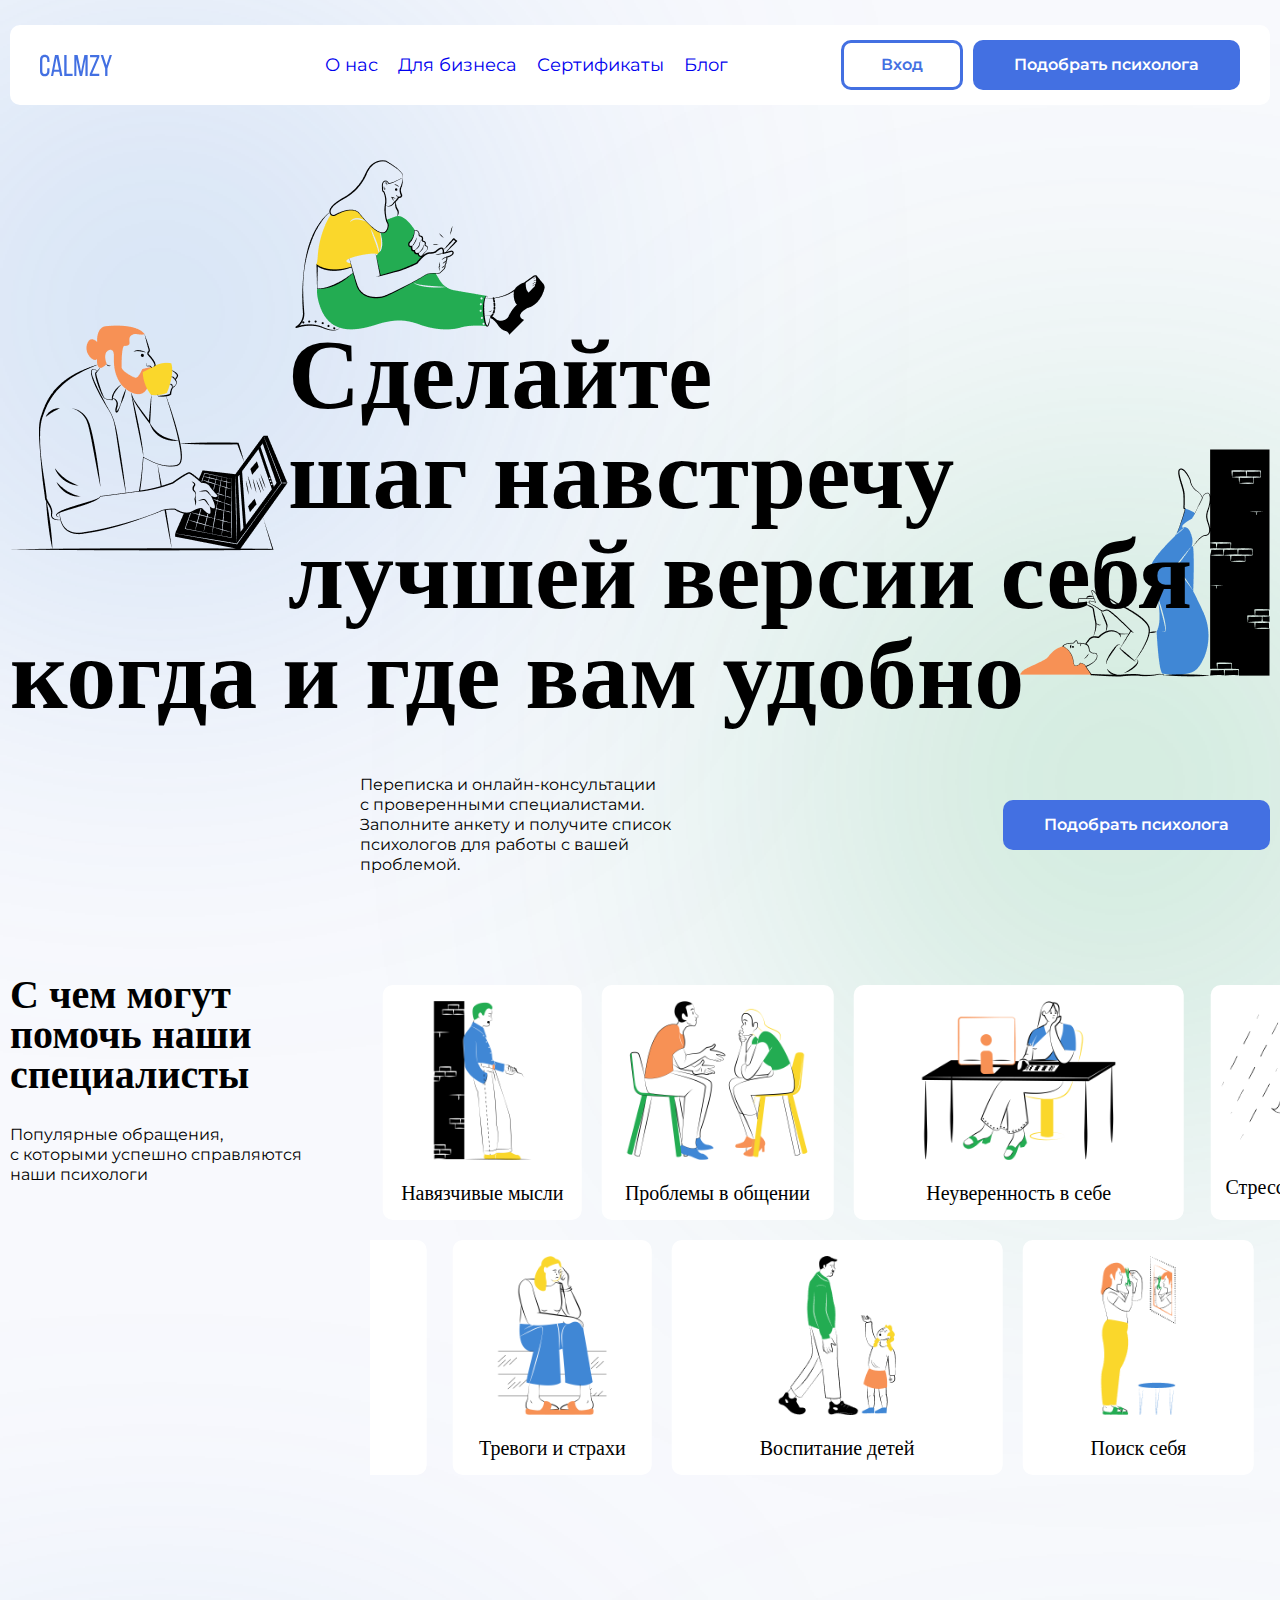
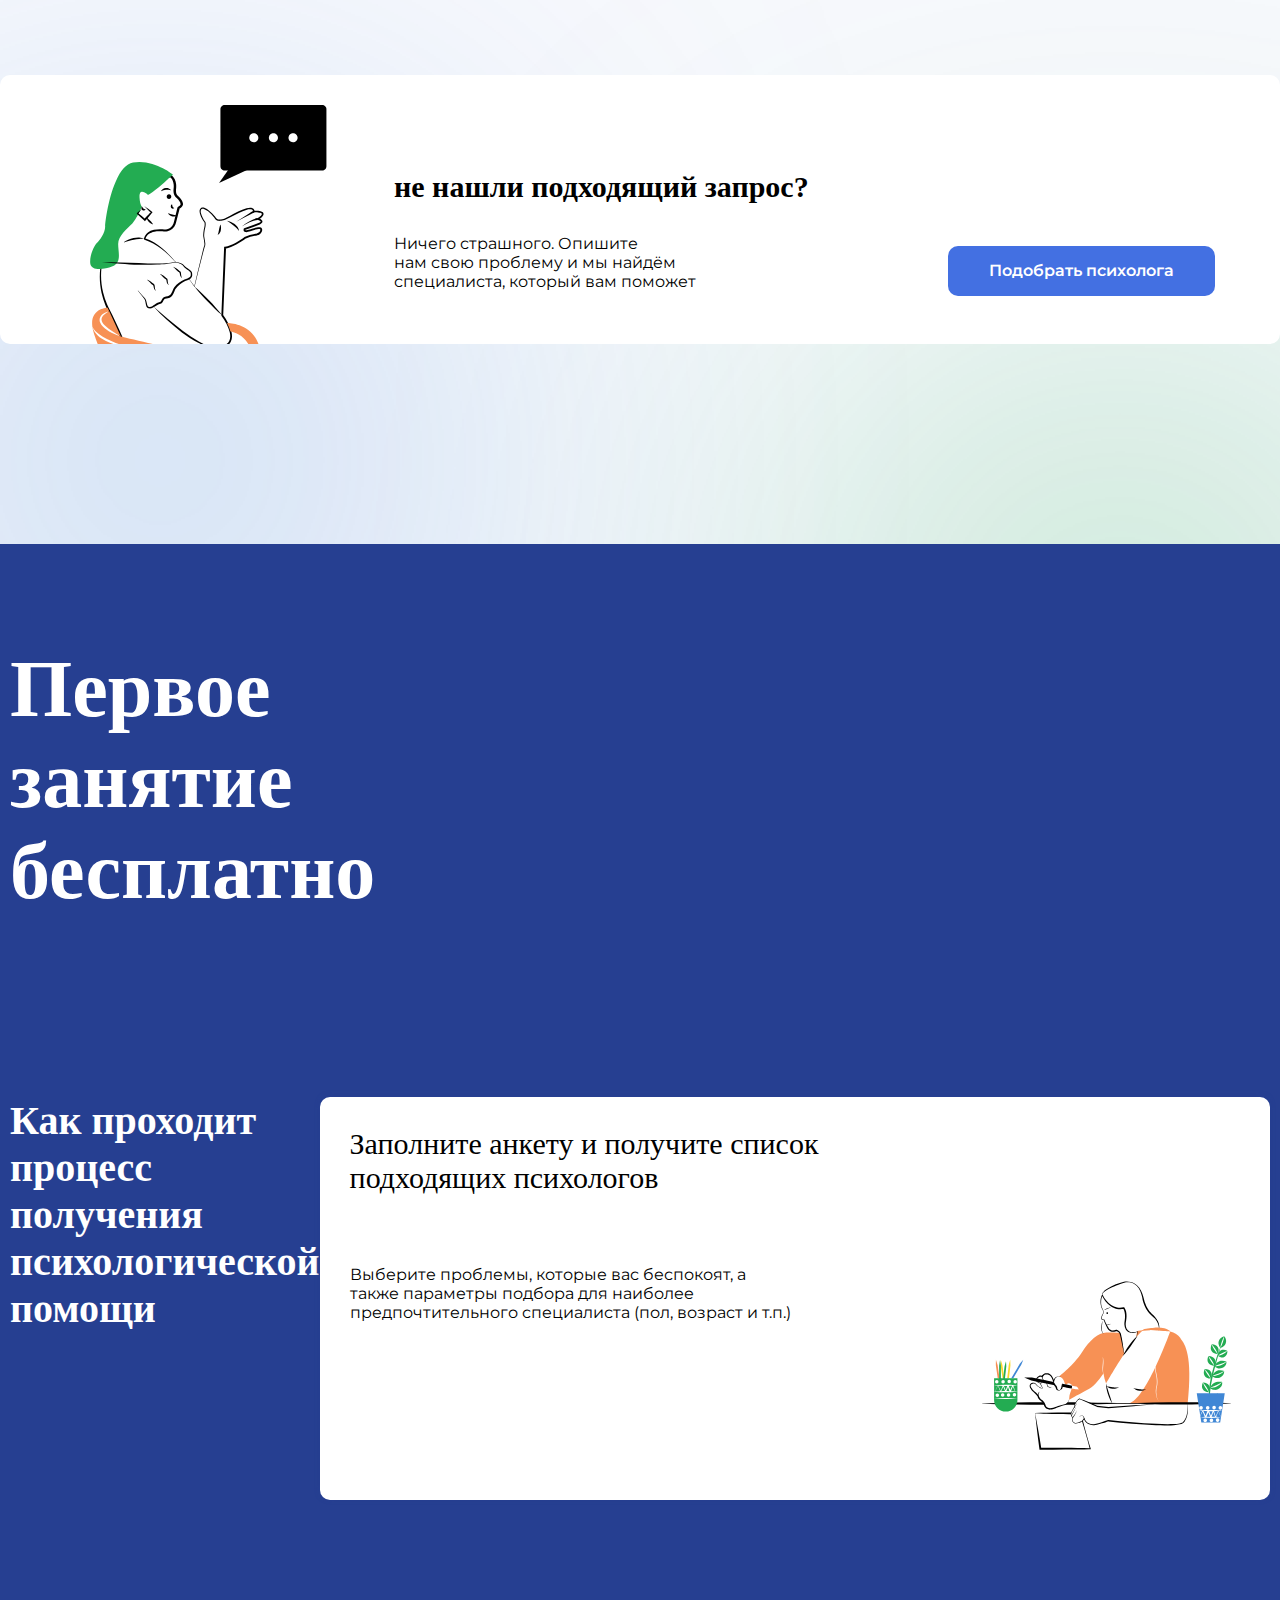
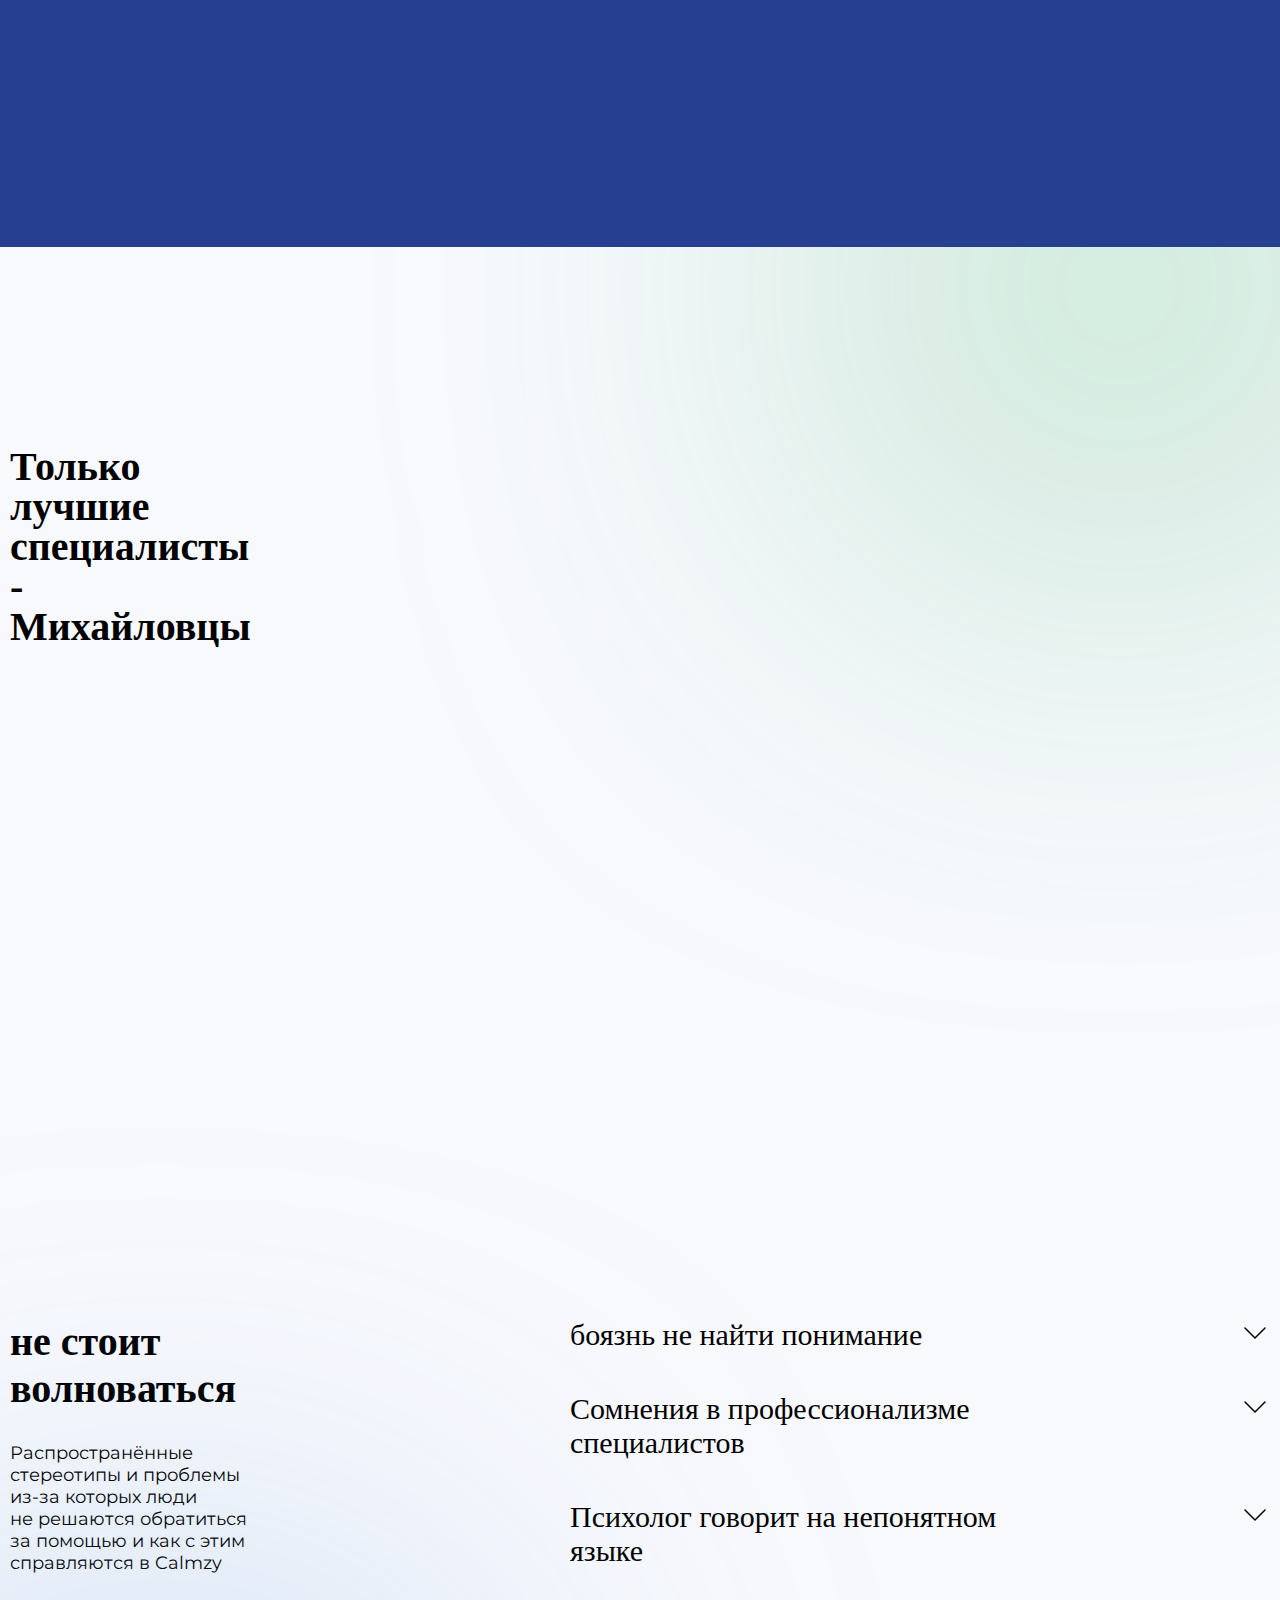
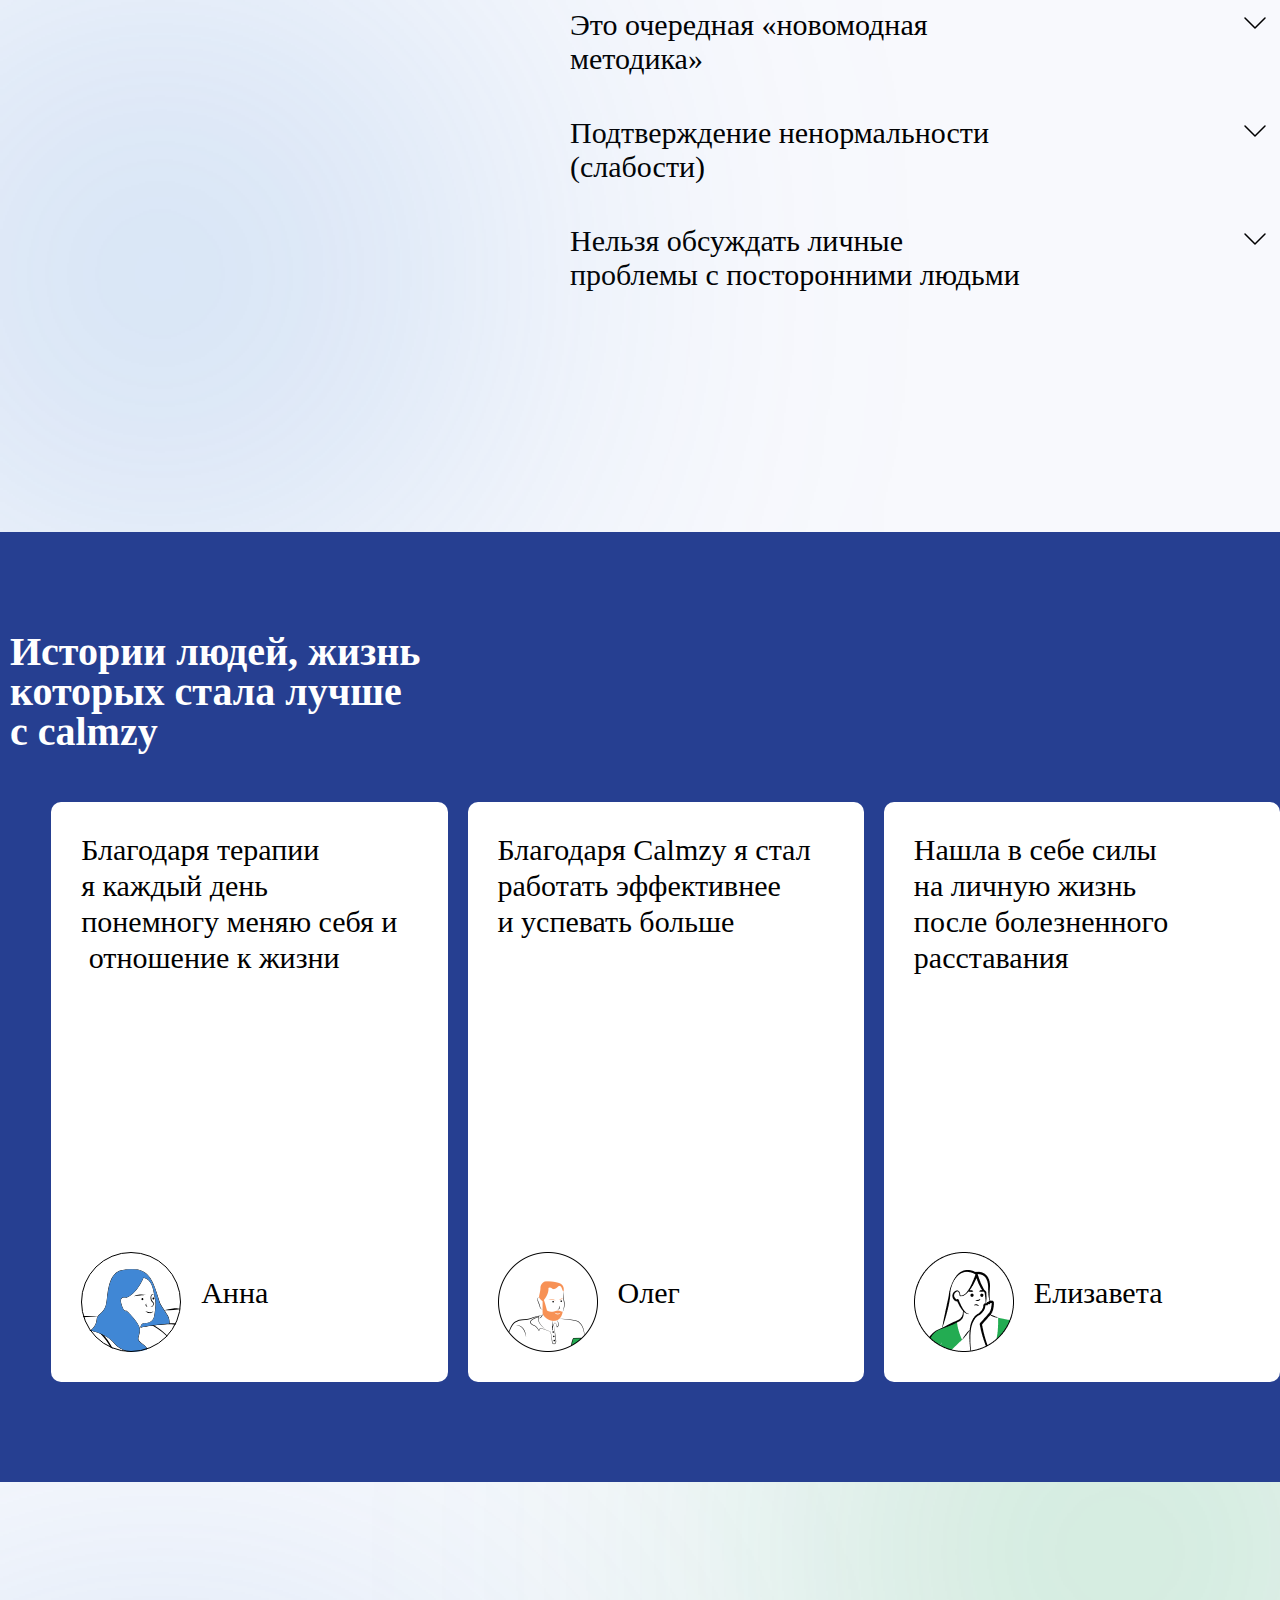
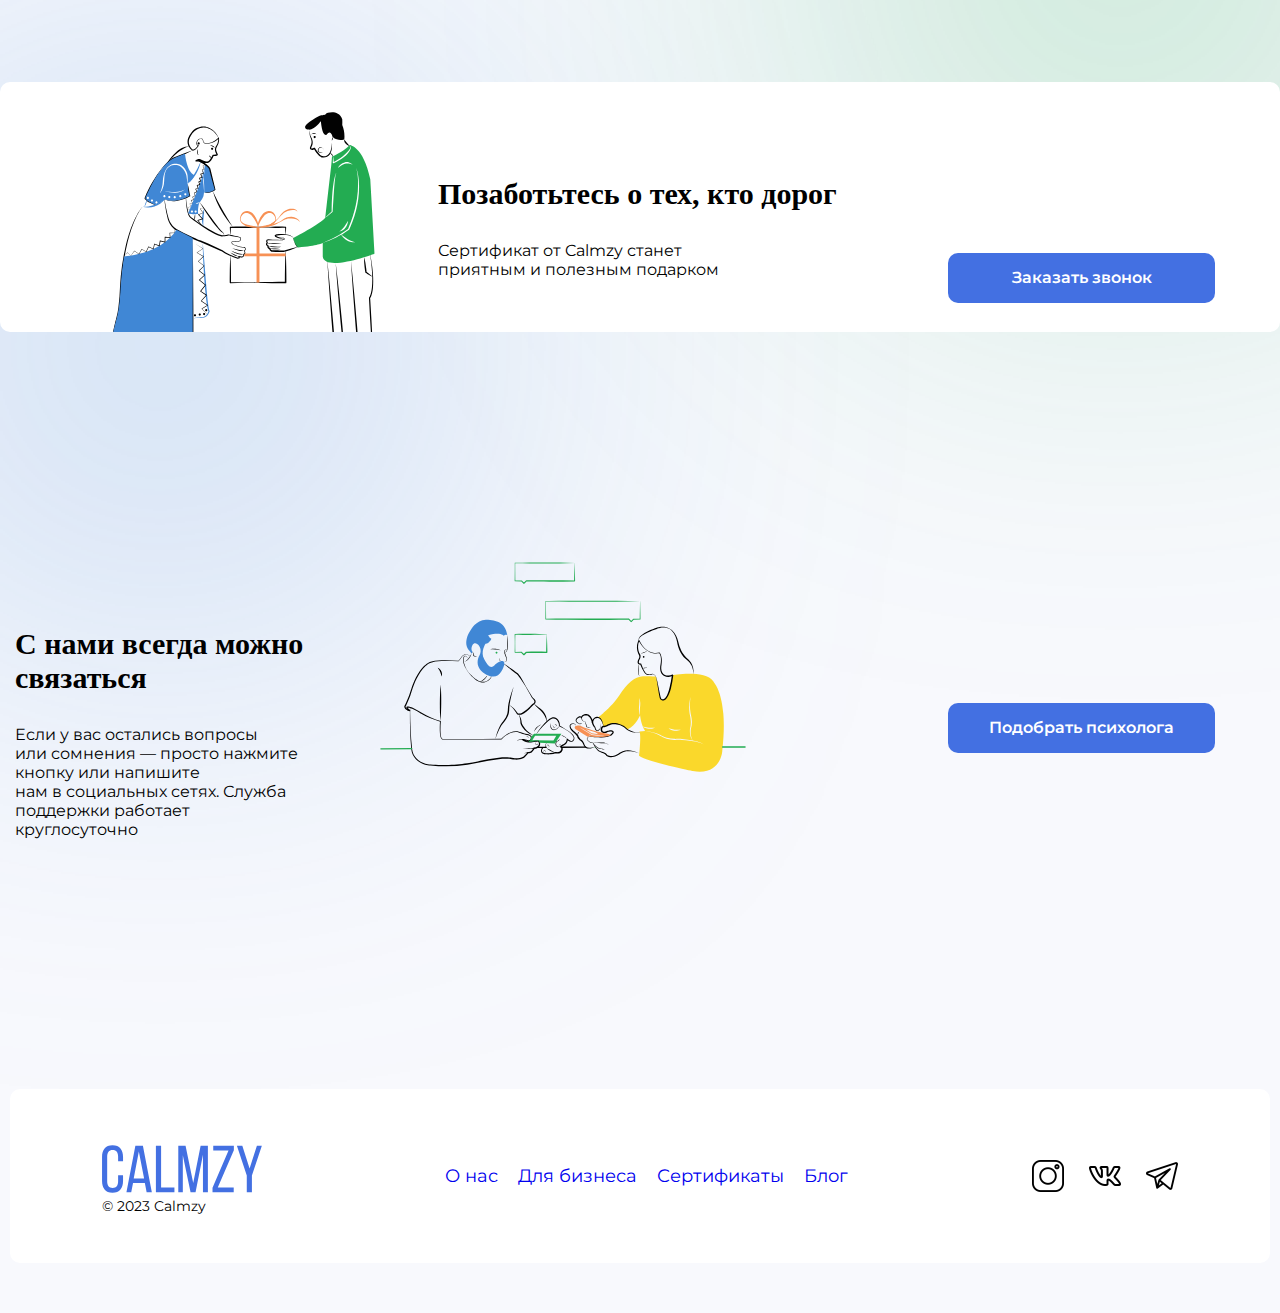
<file: index.html>
<!DOCTYPE html>
<html lang="ru">
<head>
    <meta charset="UTF-8">
    <meta name="viewport" content="width=device-width, initial-scale=1.0">
    <title>Calmzy</title>
    <link rel="stylesheet" href="Calmzy.ddb25689.css">
    <link rel="stylesheet" href="https://cdn.jsdelivr.net/npm/swiper@10/swiper-bundle.min.css">
    <script src="Calmzy.4018e2cc.js" defer=""></script>
    <script src="https://cdn.jsdelivr.net/npm/swiper@10/swiper-bundle.min.js" defer=""></script>
    <script src="https://cdn.jsdelivr.net/npm/swiper@10/swiper-bundle.min.js" defer=""></script>
</head>
<body>
    <div class="main">

        <div class="main__fon-1"></div>
        <div class="main__fon-2"></div>

        <div class="main__fon-1 main__second-fon-1"></div>
        <div class="main__fon-2 main__second-fon-2"></div>

        <div class="main__fon-1 main__third-fon-1"></div>
        <div class="main__fon-2 main__third-fon-2"></div>

        <div class="main__fon-2 main__fourth-fon-2"></div>
        <div class="main__fon-1 main__fourth-fon-1"></div>

        <header class="header">
            <div class="header__container">
                <a href="#"><img src="CALMZY.5df994c8.svg" alt="logo"></a>
                <ul class="header__list">
                    <li><a href="#">О нас</a></li>
                    <li><a href="business.html">Для бизнеса</a></li>
                    <li><a href="certificate.html">Сертификаты</a></li>
                    <li><a href="#">Блог</a></li>
                </ul>
                <div class="header__button-container">
                    <button class="header__button-enter">Вход</button>
                    <button class="header__button-choice button-choice button-choice_blue">Подобрать психолога</button>
                </div>
            </div>
        </header>

        <div class="main-page">

            <div class="main-page__title-container">
                <div class="main-page__someMen">
                    <img src="menDrinkTea.c8384072.png" alt="some men">
                </div>
                <h1 class="main-page__title">Сделайте шаг навстречу<br>
                    лучшей версии себя<br>
                    когда и где вам удобно
                </h1>
                <div class="main-page__someGirl">
                    <img src="girlWithPhone.9796310a.png" alt="some girl">
                </div>
                
                <div class="main-page__girlPhone">
                    <img src="girlLiePhone.617cf459.png" alt="girl with phone">
                </div>
                
            </div>
            
            <div class="main-page__footer-container">
                <p class="main-page__description">Переписка и онлайн-консультации с проверенными специалистами.
                     Заполните анкету и получите список психологов для работы с вашей проблемой.
                </p>
                <button class="main-page__button-choice button-choice button-choice_blue">Подобрать психолога</button>
            </div>
        </div>

        <section class="our-service">
            <div class="our-service__heading-container">
                <h2 class="our-service__title">С чем могут помочь наши специалисты</h2>
                <p class="our-service__subtitle">Популярные обращения, с которыми успешно справляются наши психологи</p>
            </div>
            <div class="swiper our-service__swiper-container">
                <div class="swiper-wrapper our-service__swiper-wrapper">
                    <div class="swiper-slide our-service__swiper-slide">

                        <div class="our-service__swiper-real-slide our-service__swiper-slide_size-small">
                            <div class="our-service__swiper-img-container">
                                <img src="female-holding-umbrella.15826c81.png" alt="picture">
                            </div>
                            <p class="our-service__text">Стресс и депрессии</p>
                        </div>

                        <div class="our-service__swiper-real-slide our-service__swiper-slide_size-medium">
                            <div class="our-service__swiper-img-container">
                                <img src="female-drinking-tea.9b196303.png" alt="picture">
                            </div>
                            <p class="our-service__text">Чувство одиночества</p>
                        </div>

                        <div class="our-service__swiper-real-slide our-service__swiper-slide_size-large">
                            <div class="our-service__swiper-img-container">
                                <img src="working-man.5a199bfb.png" alt="picture">
                            </div>
                            <p class="our-service__text">Проблемы на работе</p>
                        </div>
                       
                        <div class="our-service__swiper-real-slide our-service__swiper-slide_size-small _shift">
                            <div class="our-service__swiper-img-container">
                                <img src="young-couple-looking-at-each-other.4ea21838.png" alt="picture">
                            </div>
                            <p class="our-service__text">Трудности в отношениях</p>
                        </div>

                        <div class="our-service__swiper-real-slide our-service__swiper-slide_size-large _shift">
                            <div class="our-service__swiper-img-container">
                                <img src="man-teaching-his-daughter.587d9301.png" alt="picture">
                            </div>
                            <p class="our-service__text">Воспитание детей</p>
                        </div>

                        <div class="our-service__swiper-real-slide our-service__swiper-slide_size-medium _shift">
                            <div class="our-service__swiper-img-container">
                                <img src="female-brush-her-hair.95a3f231.png" alt="picture">
                            </div>
                            <p class="our-service__text">Поиск себя</p>
                        </div>
                    </div>


                    <div class="swiper-slide our-service__swiper-slide">

                        <div class="our-service__swiper-real-slide our-service__swiper-slide_size-small">
                            <div class="our-service__swiper-img-container">
                                <img src="man-smoking-cigarette.4e8ed040.png" alt="picture">
                            </div>
                            <p class="our-service__text">Навязчивые мысли</p>
                        </div>

                        <div class="our-service__swiper-real-slide our-service__swiper-slide_size-medium">
                            <div class="our-service__swiper-img-container">
                                <img src="girl-and-boy-doing-discussion.4ef315f9.png" alt="picture">
                            </div>
                            <p class="our-service__text">Проблемы в общении</p>
                        </div>

                        <div class="our-service__swiper-real-slide our-service__swiper-slide_size-large">
                            <div class="our-service__swiper-img-container">
                                <img src="lady-employee-working-in-office.cf2ff73b.png" alt="picture">
                            </div>
                            <p class="our-service__text">Неуверенность в себе</p>
                        </div>
                       
                        <div class="our-service__swiper-real-slide our-service__swiper-slide_size-small _shift">
                            <div class="our-service__swiper-img-container">
                                <img src="girl-talking-on-the-phone.9e583537.png" alt="picture">
                            </div>
                            <p class="our-service__text">Тревоги и страхи</p>
                        </div>

                        <div class="our-service__swiper-real-slide our-service__swiper-slide_size-large _shift">
                            <div class="our-service__swiper-img-container">
                                <img src="man-teaching-his-daughter.587d9301.png" alt="picture">
                            </div>
                            <p class="our-service__text">Воспитание детей</p>
                        </div>

                        <div class="our-service__swiper-real-slide our-service__swiper-slide_size-medium _shift">
                            <div class="our-service__swiper-img-container">
                                <img src="female-brush-her-hair.95a3f231.png" alt="picture">
                            </div>
                            <p class="our-service__text">Поиск себя</p>
                        </div>
                    </div>

                    <div class="swiper-slide our-service__swiper-slide">

                        <div class="our-service__swiper-real-slide our-service__swiper-slide_size-small">
                            <div class="our-service__swiper-img-container">
                                <img src="female-holding-umbrella.15826c81.png" alt="picture">
                            </div>
                            <p class="our-service__text">Стресс и депрессии</p>
                        </div>

                        <div class="our-service__swiper-real-slide our-service__swiper-slide_size-medium">
                            <div class="our-service__swiper-img-container">
                                <img src="female-drinking-tea.9b196303.png" alt="picture">
                            </div>
                            <p class="our-service__text">Чувство одиночества</p>
                        </div>

                        <div class="our-service__swiper-real-slide our-service__swiper-slide_size-large">
                            <div class="our-service__swiper-img-container">
                                <img src="working-man.5a199bfb.png" alt="picture">
                            </div>
                            <p class="our-service__text">Проблемы на работе</p>
                        </div>
                       
                        <div class="our-service__swiper-real-slide our-service__swiper-slide_size-small _shift">
                            <div class="our-service__swiper-img-container">
                                <img src="young-couple-looking-at-each-other.4ea21838.png" alt="picture">
                            </div>
                            <p class="our-service__text">Трудности в отношениях</p>
                        </div>

                        <div class="our-service__swiper-real-slide our-service__swiper-slide_size-large _shift">
                            <div class="our-service__swiper-img-container">
                                <img src="man-teaching-his-daughter.587d9301.png" alt="picture">
                            </div>
                            <p class="our-service__text">Воспитание детей</p>
                        </div>

                        <div class="our-service__swiper-real-slide our-service__swiper-slide_size-medium _shift">
                            <div class="our-service__swiper-img-container">
                                <img src="female-brush-her-hair.95a3f231.png" alt="picture">
                            </div>
                            <p class="our-service__text">Поиск себя</p>
                        </div>
                    </div>


                    <div class="swiper-slide our-service__swiper-slide">

                        <div class="our-service__swiper-real-slide our-service__swiper-slide_size-small">
                            <div class="our-service__swiper-img-container">
                                <img src="man-smoking-cigarette.4e8ed040.png" alt="picture">
                            </div>
                            <p class="our-service__text">Навязчивые мысли</p>
                        </div>

                        <div class="our-service__swiper-real-slide our-service__swiper-slide_size-medium">
                            <div class="our-service__swiper-img-container">
                                <img src="girl-and-boy-doing-discussion.4ef315f9.png" alt="picture">
                            </div>
                            <p class="our-service__text">Проблемы в общении</p>
                        </div>

                        <div class="our-service__swiper-real-slide our-service__swiper-slide_size-large">
                            <div class="our-service__swiper-img-container">
                                <img src="lady-employee-working-in-office.cf2ff73b.png" alt="picture">
                            </div>
                            <p class="our-service__text">Неуверенность в себе</p>
                        </div>
                       
                        <div class="our-service__swiper-real-slide our-service__swiper-slide_size-small _shift">
                            <div class="our-service__swiper-img-container">
                                <img src="girl-talking-on-the-phone.9e583537.png" alt="picture">
                            </div>
                            <p class="our-service__text">Тревоги и страхи</p>
                        </div>

                        <div class="our-service__swiper-real-slide our-service__swiper-slide_size-large _shift">
                            <div class="our-service__swiper-img-container">
                                <img src="man-teaching-his-daughter.587d9301.png" alt="picture">
                            </div>
                            <p class="our-service__text">Воспитание детей</p>
                        </div>

                        <div class="our-service__swiper-real-slide our-service__swiper-slide_size-medium _shift">
                            <div class="our-service__swiper-img-container">
                                <img src="female-brush-her-hair.95a3f231.png" alt="picture">
                            </div>
                            <p class="our-service__text">Поиск себя</p>
                        </div>
                    </div>
                </div>
            </div>     
        </section>

        <div class="request">

            <div class="request__img-wrapper">
                <img src="request.a8ff7220.svg" alt="" class="request__img">
            </div>

            <div class="request__text-block">
                <p class="request__title">не нашли подходящий запрос?</p>
                <p class="request__text-description">Ничего страшного. Опишите нам свою проблему и мы найдём специалиста, который вам поможет</p>
            </div>

            <button class="request__button-choice button-choice button-choice_blue">Подобрать психолога</button>   
        </div>

        <div class="first-lesson">

            <div class="first-lesson__content-wrapper">

                <div class="first-lesson__img-wrapper f-l-anim__wrapper">
                    <p class="first-lesson__title-main f-l-anim__title">Первое занятие бесплатно</p>
                </div>
    
                <div class="first-lesson__text-block f-l-anim__hidden">
                    <p class="first-lesson__text-description">Страх перед неизвестностью свойственен людям, это нормально. Нужно лишь собраться и пойти на консультацию. После этого неизвестность исчезнет. Уже после первой консультации будет понятно, насколько эффективна такая помощь. Поэтому мы дарим возможность убедиться в этом самим на бесплатном занятии.</p>
                </div>
    
                <button class="first-lesson__button-choice button-choice button-choice_blue f-l-anim__hidden">Подобрать психолога</button>   
            </div>

        </div>

        <section class="process">

            <div class="process__content-wrapper">

                <div class="process__left-p">
                    <p class="process__title">Как проходит процесс получения психологической помощи</p>
                </div>
    
                <div class="process__right-p">
    
                    <div class="process__wrapper-items">
                        <div class="process__item">
                            <div class="process__text-part">
                                <p class="process__item-head">Заполните анкету и получите список подходящих психологов</p>
                                <p class="process__item-text">Выберите проблемы, которые вас беспокоят, а также параметры подбора для наиболее предпочтительного специалиста (пол, возраст и т.п.)</p>
                            </div>
    
                            <div class="process__item-content">
                                <div class="process__img-wrapper">
                                    <img src="img_1.e136792a.svg" alt="" class="process__img">
                                </div>
                            </div>
                        </div>

                        <div class="process__item p-anim__item">
                            <div class="process__text-part">
                                <p class="process__item-head">выберите психолога, который вам понравился</p>
                                <p class="process__item-text">Алгоритм предложит список психологов, имеющих наибольший опыт работы с интересующими вас проблемами и удовлетворяющих вашим пожеланиям. Выбор за вами.</p>
                            </div>
    
                            <div class="process__item-content">
                                <div class="process__img-wrapper">
                                    <img src="img_2.a406d0be.svg" alt="" class="process__img">
                                </div>
                            </div>
                        </div>

                        <div class="process__item p-anim__item">
                            <div class="process__text-part">
                                <p class="process__item-head">Пройдите бесплатное занятие</p>
                                <p class="process__item-text">Пройдите бесплатное занятие, чтобы познакомиться со специалистом и его подходом.Бывает, что конкретный специалист вам не подходит. Это нормально. В таком случае мы поможем вам выбрать другого психолога на любом этапе.</p>
                            </div>
    
                            <div class="process__item-content">
                                <div class="process__img-wrapper">
                                    <img src="img_3.02921060.svg" alt="" class="process__img">
                                </div>
                            </div>
                        </div>

                        <div class="process__item p-anim__item">
                            <div class="process__text-part">
                                <p class="process__item-head">Управляйте своим расписанием</p>
                                <p class="process__item-text">Выберите удобное для вас расписание. Сессии можно перенести в любой момент.
                                    Цена каждого занятия составяляет 2 500 ₽</p>
                            </div>
    
                            <div class="process__item-content">
                                <div class="process__img-wrapper">
                                    <img src="img_4.862da15c.svg" alt="" class="process__img">
                                </div>
                            </div>
                        </div>
                        
                        
                    </div>
    
                </div>
            </div>

        </section>

        <section class="best-spec">
            <h2 class="best-spec__title">Только лучшие специалисты - Михайловцы</h2>
            <div class="best-spec__cards-container">
                <div class="best-spec__card card">
                    <h3 class="card__title">Наличие высшего образования</h3>
                    <div class="card__text">В Calmzy не встретить людей, которые не имеют специального образования,
                        окончили сомнительные курсы и называют себя «психологами»
                    </div>
                </div>
                <div class="best-spec__card card">
                    <h3 class="card__title">Опыт работы более 3х лет</h3>
                    <div class="card__text">У всех наших специалистов за плечами имеется не менее 3х лет практического опыта
                    </div>
                </div>
                <div class="best-spec__card card">
                    <h3 class="card__title">Многоступенчатый отбор</h3>
                    <div class="card__text">Каждый психолог проходит несколько этапов отбора, включая тест на толерантность и умение работать с уязвимыми группами
                    </div>
                </div>
                <div class="best-spec__card card">
                    <h3 class="card__title">Постоянное повышение квалификации</h3>
                    <div class="card__text">Каждый специалист регулярно проходит дополнительное образование в рамках своей основной специализации
                    </div>
                </div>
            </div>
        </section>

        <section class="calm">

            <div class="calm__content-wrapper">

                <div class="calm__left-p">
                    <p class="calm__title">не стоит волноваться</p>
                    <p class="calm__subtitle">Распространённые стереотипы и проблемы из-за которых люди не решаются обратиться за помощью и как с этим справляются в Calmzy</p>
                </div>

                <div class="calm__right-p">

                    <div class="calm__items-wrapper">

                        <div class="calm__item">
                            <div class="calm__item-l-p">
                                <p class="calm__item-title">боязнь не найти понимание</p>
                                <p class="calm__item-subtitle calm-anim__hidden">У психолога нет личной заинтересованности. Его задача – помочь человеку разобраться в ситуации, найти решение, как ее исправить. Поэтому обсуждением личных проблем такие консультации считать неверно. Это именно работа над собой под наблюдением специалиста.</p>
                            </div>

                            <img src="arrow.7e898896.svg" alt="" class="calm__img">
                        </div>

                        <div class="calm__item">
                            <div class="calm__item-l-p">
                                <p class="calm__item-title">Сомнения в профессионализме специалистов</p>
                                <p class="calm__item-subtitle calm-anim__hidden">У психолога нет личной заинтересованности. Его задача – помочь человеку разобраться в ситуации, найти решение, как ее исправить. Поэтому обсуждением личных проблем такие консультации считать неверно. Это именно работа над собой под наблюдением специалиста.</p>
                            </div>

                            <img src="arrow.7e898896.svg" alt="" class="calm__img">
                        </div>

                        <div class="calm__item">
                            <div class="calm__item-l-p">
                                <p class="calm__item-title">Психолог говорит на непонятном языке</p>
                                <p class="calm__item-subtitle calm-anim__hidden">У психолога нет личной заинтересованности. Его задача – помочь человеку разобраться в ситуации, найти решение, как ее исправить. Поэтому обсуждением личных проблем такие консультации считать неверно. Это именно работа над собой под наблюдением специалиста.</p>
                            </div>

                            <img src="arrow.7e898896.svg" alt="" class="calm__img">
                        </div>

                        <div class="calm__item">
                            <div class="calm__item-l-p">
                                <p class="calm__item-title">Это очередная «новомодная методика»</p>
                                <p class="calm__item-subtitle calm-anim__hidden">У психолога нет личной заинтересованности. Его задача – помочь человеку разобраться в ситуации, найти решение, как ее исправить. Поэтому обсуждением личных проблем такие консультации считать неверно. Это именно работа над собой под наблюдением специалиста.</p>
                            </div>

                            <img src="arrow.7e898896.svg" alt="" class="calm__img">
                        </div>

                        <div class="calm__item">
                            <div class="calm__item-l-p">
                                <p class="calm__item-title">Подтверждение ненормальности (слабости)</p>
                                <p class="calm__item-subtitle calm-anim__hidden">У психолога нет личной заинтересованности. Его задача – помочь человеку разобраться в ситуации, найти решение, как ее исправить. Поэтому обсуждением личных проблем такие консультации считать неверно. Это именно работа над собой под наблюдением специалиста.</p>
                            </div>

                            <img src="arrow.7e898896.svg" alt="" class="calm__img">
                        </div>

                        <div class="calm__item">
                            <div class="calm__item-l-p">
                                <p class="calm__item-title">Нельзя обсуждать личные проблемы с посторонними людьми</p>
                                <p class="calm__item-subtitle calm-anim__hidden">У психолога нет личной заинтересованности. Его задача – помочь человеку разобраться в ситуации, найти решение, как ее исправить. Поэтому обсуждением личных проблем такие консультации считать неверно. Это именно работа над собой под наблюдением специалиста.</p>
                            </div>

                            <img src="arrow.7e898896.svg" alt="" class="calm__img">
                        </div>

                    </div>
                </div>
            </div>

        </section>

        <section class="feedback">
            <div class="feedback__container">
                <div class="feedback__title-container">
                    <h2 class="feedback__title">Истории людей, жизнь которых стала лучше с calmzy</h2>
                </div>
                <div class="feedback__swiper">
                    <div class="swiper-wrapper feedback__wrapper">

                        <div class="swiper-slide feedback__slide">
                            <p class="feedback__slider-title">Благодаря терапии я каждый день понемногу меняю себя и
                                 отношение к жизни
                            </p>
                            <div class="feedback__slider-img-container feedback__hidden-img">
                                <img src="man-working-from-home.9d6796a8.png" alt="working-man">
                            </div>
                            <div class="feedback__slider-footer-container">
                                <div class="feedback__footer-left-part">
                                    <img src="avatarAnna.fe151d76.svg" alt="avatarOleg" class="feedback__avatar feedback__avatar_size">
                                    <p class="feedback__card-name">Анна</p>
                                </div>
                                <a href="#" class="feedback__footer-story feedback__hidden-link">Прочитать историю</a>
                            </div>
                        </div>

                        <div class="swiper-slide feedback__slide">
                            <p class="feedback__slider-title">Благодаря Calmzy я стал работать эффективнее
                                и успевать больше
                            </p>
                            <div class="feedback__slider-img-container feedback__hidden-img">
                                <img src="man-working-from-home.9d6796a8.png" alt="working-man">
                            </div>
                            <div class="feedback__slider-footer-container">
                                <div class="feedback__footer-left-part">
                                    <img src="hardMen.26cec714.png" alt="avatarOleg" class="feedback__avatar feedback__avatar_size">
                                    <p class="feedback__card-name">Олег</p>
                                </div>
                                <a href="#" class="feedback__footer-story feedback__hidden-link">Прочитать историю</a>
                            </div>
                        </div>

                        <div class="swiper-slide feedback__slide">
                            <p class="feedback__slider-title">Нашла в себе силы на личную жизнь после болезненного
                                расставания
                            </p>
                            <div class="feedback__slider-img-container feedback__hidden-img">
                                <img src="man-working-from-home.9d6796a8.png" alt="working-man">
                            </div>
                            <div class="feedback__slider-footer-container">
                                <div class="feedback__footer-left-part">
                                    <img src="liza-dreaming.4dcd9be6.png" alt="avatarOleg" class="feedback__avatar feedback__avatar_size">
                                    <p class="feedback__card-name">Елизавета</p>
                                </div>
                                <a href="#" class="feedback__footer-story feedback__hidden-link">Прочитать историю</a>
                            </div>
                        </div>

                        <div class="swiper-slide feedback__slide">
                            <p class="feedback__slider-title">Благодаря терапии я каждый день понемногу меняю себя и
                                 отношение к жизни
                            </p>
                            <div class="feedback__slider-img-container feedback__hidden-img">
                                <img src="man-working-from-home.9d6796a8.png" alt="working-man">
                            </div>
                            <div class="feedback__slider-footer-container">
                                <div class="feedback__footer-left-part">
                                    <img src="avatarAnna.fe151d76.svg" alt="avatarOleg" class="feedback__avatar feedback__avatar_size">
                                    <p class="feedback__card-name">Анна</p>
                                </div>
                                <a href="#" class="feedback__footer-story feedback__hidden-link">Прочитать историю</a>
                            </div>
                        </div>

                        <div class="swiper-slide feedback__slide">
                            <p class="feedback__slider-title">Благодаря Calmzy я стал работать эффективнее
                                и успевать больше
                            </p>
                            <div class="feedback__slider-img-container feedback__hidden-img">
                                <img src="man-working-from-home.9d6796a8.png" alt="working-man">
                            </div>
                            <div class="feedback__slider-footer-container">
                                <div class="feedback__footer-left-part">
                                    <img src="hardMen.26cec714.png" alt="avatarOleg" class="feedback__avatar feedback__avatar_size">
                                    <p class="feedback__card-name">Олег</p>
                                </div>
                                <a href="#" class="feedback__footer-story feedback__hidden-link">Прочитать историю</a>
                            </div>
                        </div>

                        <div class="swiper-slide feedback__slide">
                            <p class="feedback__slider-title">Нашла в себе силы на личную жизнь после болезненного
                                расставания
                            </p>
                            <div class="feedback__slider-img-container feedback__hidden-img">
                                <img src="man-working-from-home.9d6796a8.png" alt="working-man">
                            </div>
                            <div class="feedback__slider-footer-container">
                                <div class="feedback__footer-left-part"> 
                                    <img src="liza-dreaming.4dcd9be6.png" alt="avatarOleg" class="feedback__avatar feedback__avatar_size">
                                    <p class="feedback__card-name">Елизавета</p>
                                </div>
                                <a href="#" class="feedback__footer-story feedback__hidden-link">Прочитать историю</a>
                            </div>
                        </div>

                        <div class="swiper-slide feedback__slide">
                            <p class="feedback__slider-title">Благодаря терапии я каждый день понемногу меняю себя и
                                 отношение к жизни
                            </p>
                            <div class="feedback__slider-img-container feedback__hidden-img">
                                <img src="man-working-from-home.9d6796a8.png" alt="working-man">
                            </div>
                            <div class="feedback__slider-footer-container">
                                <div class="feedback__footer-left-part">
                                    <img src="avatarAnna.fe151d76.svg" alt="avatarOleg" class="feedback__avatar feedback__avatar_size">
                                    <p class="feedback__card-name">Анна</p>
                                </div>
                                <a href="#" class="feedback__footer-story feedback__hidden-link">Прочитать историю</a>
                            </div>
                        </div>

                        <div class="swiper-slide feedback__slide">
                            <p class="feedback__slider-title">Благодаря Calmzy я стал работать эффективнее
                                и успевать больше
                            </p>
                            <div class="feedback__slider-img-container feedback__hidden-img">
                                <img src="man-working-from-home.9d6796a8.png" alt="working-man">
                            </div>
                            <div class="feedback__slider-footer-container">
                                <div class="feedback__footer-left-part">
                                    <img src="hardMen.26cec714.png" alt="avatarOleg" class="feedback__avatar feedback__avatar_size">
                                    <p class="feedback__card-name">Олег</p>
                                </div>
                                <a href="#" class="feedback__footer-story feedback__hidden-link">Прочитать историю</a>
                            </div>
                        </div>

                        <div class="swiper-slide feedback__slide">
                            <p class="feedback__slider-title">Нашла в себе силы на личную жизнь после болезненного
                                расставания
                            </p>
                            <div class="feedback__slider-img-container feedback__hidden-img">
                                <img src="man-working-from-home.9d6796a8.png" alt="working-man">
                            </div>
                            <div class="feedback__slider-footer-container">
                                <div class="feedback__footer-left-part">
                                    <img src="liza-dreaming.4dcd9be6.png" alt="avatarOleg" class="feedback__avatar feedback__avatar_size">
                                    <p class="feedback__card-name">Елизавета</p>
                                </div>
                                <a href="#" class="feedback__footer-story feedback__hidden-link">Прочитать историю</a>
                            </div>
                        </div>
                    </div>
                </div>
            </div>
        </section>

        <div class="gift request">

            <div class="gift__img-wrapper request__img-wrapper">
                <img src="gift.3d251197.svg" alt="" class="request__img">
            </div>

            <div class="request__text-block">
                <p class="request__title">Позаботьтесь о тех, кто дорог</p>
                <p class="request__text-description">Сертификат от Calmzy станет приятным и полезным подарком</p>
            </div>

            <button class="gift__button-choice  request__button-choice button-choice button-choice_blue">Заказать звонок</button>   
        </div>

        <div class="call request">

            <div class="call__img-wrapper request__img-wrapper">
                <img src="call.4e5405e2.svg" alt="" class="call__img request__img">
            </div>

            <div class="call__text-block request__text-block">
                <p class="request__title">С нами всегда можно связаться</p>
                <p class="call__text-description request__text-description">Если у вас остались вопросы или сомнения — просто нажмите кнопку или напишите нам в социальных сетях. Служба поддержки работает круглосуточно</p>
            </div>

            <button class="call__button-choice request__button-choice button-choice button-choice_blue">Подобрать психолога</button>   
        </div>

        <footer class="footer">
            <div class="footer__container">
                <div class="footer__logo-container">
                    <a href="#"><img src="CALMZY.5df994c8.svg" alt="logo"></a>
                    <p class="footer__copyright">© 2023 Calmzy</p><p>
                </p></div>
                <ul class="footer__list header__list">
                    <li><a href="#">О нас</a></li>
                    <li><a href="business.html">Для бизнеса</a></li>
                    <li><a href="certificate.html">Сертификаты</a></li>
                    <li><a href="#">Блог</a></li>
                </ul>
                <div class="footer__social-container">
                    <a href="#"><img src="instagramm.38349af0.svg" alt="instagramm"></a>
                    <a href="#"><img src="vk.856ff217.svg" alt="vk"></a>
                    <a href="#"><img src="telegram.0642b313.svg" alt="telegram"></a>
                </div>
            </div>
        </footer>
        
    </div>
</body></html>
</file>
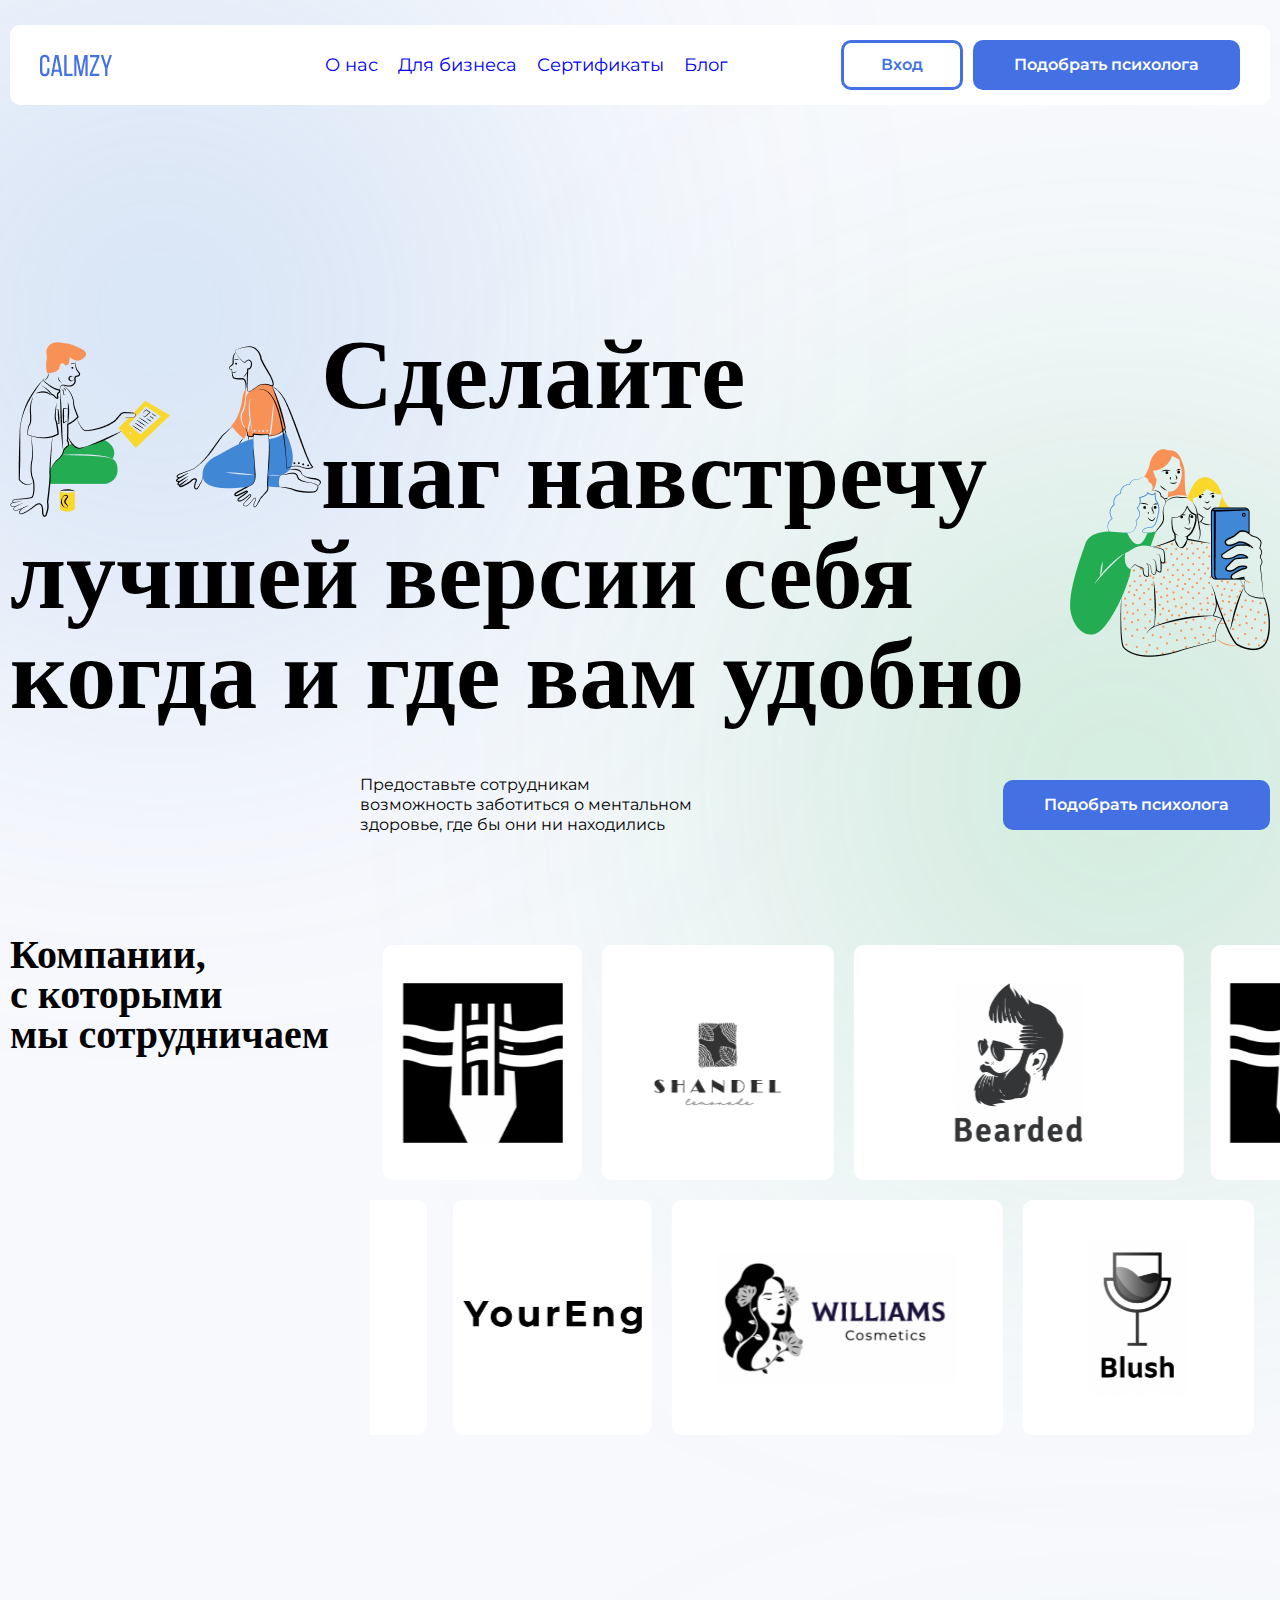
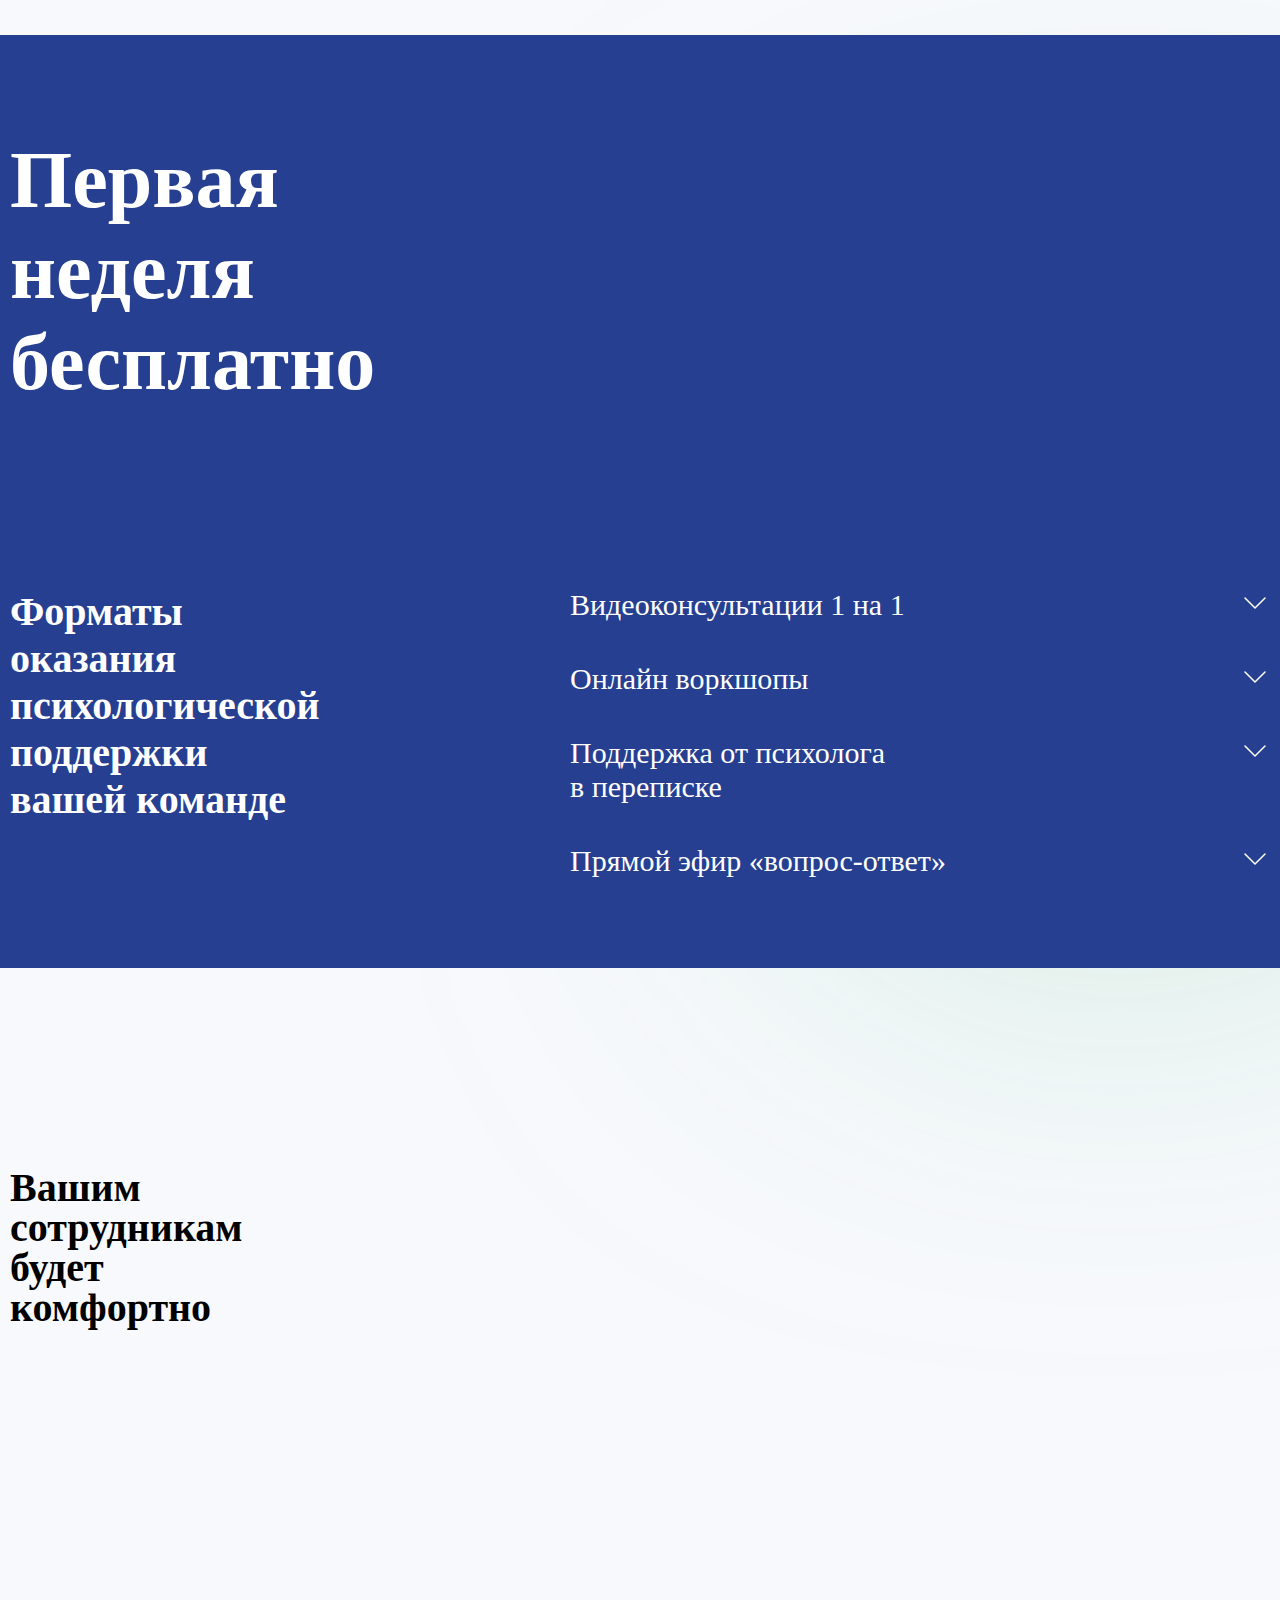
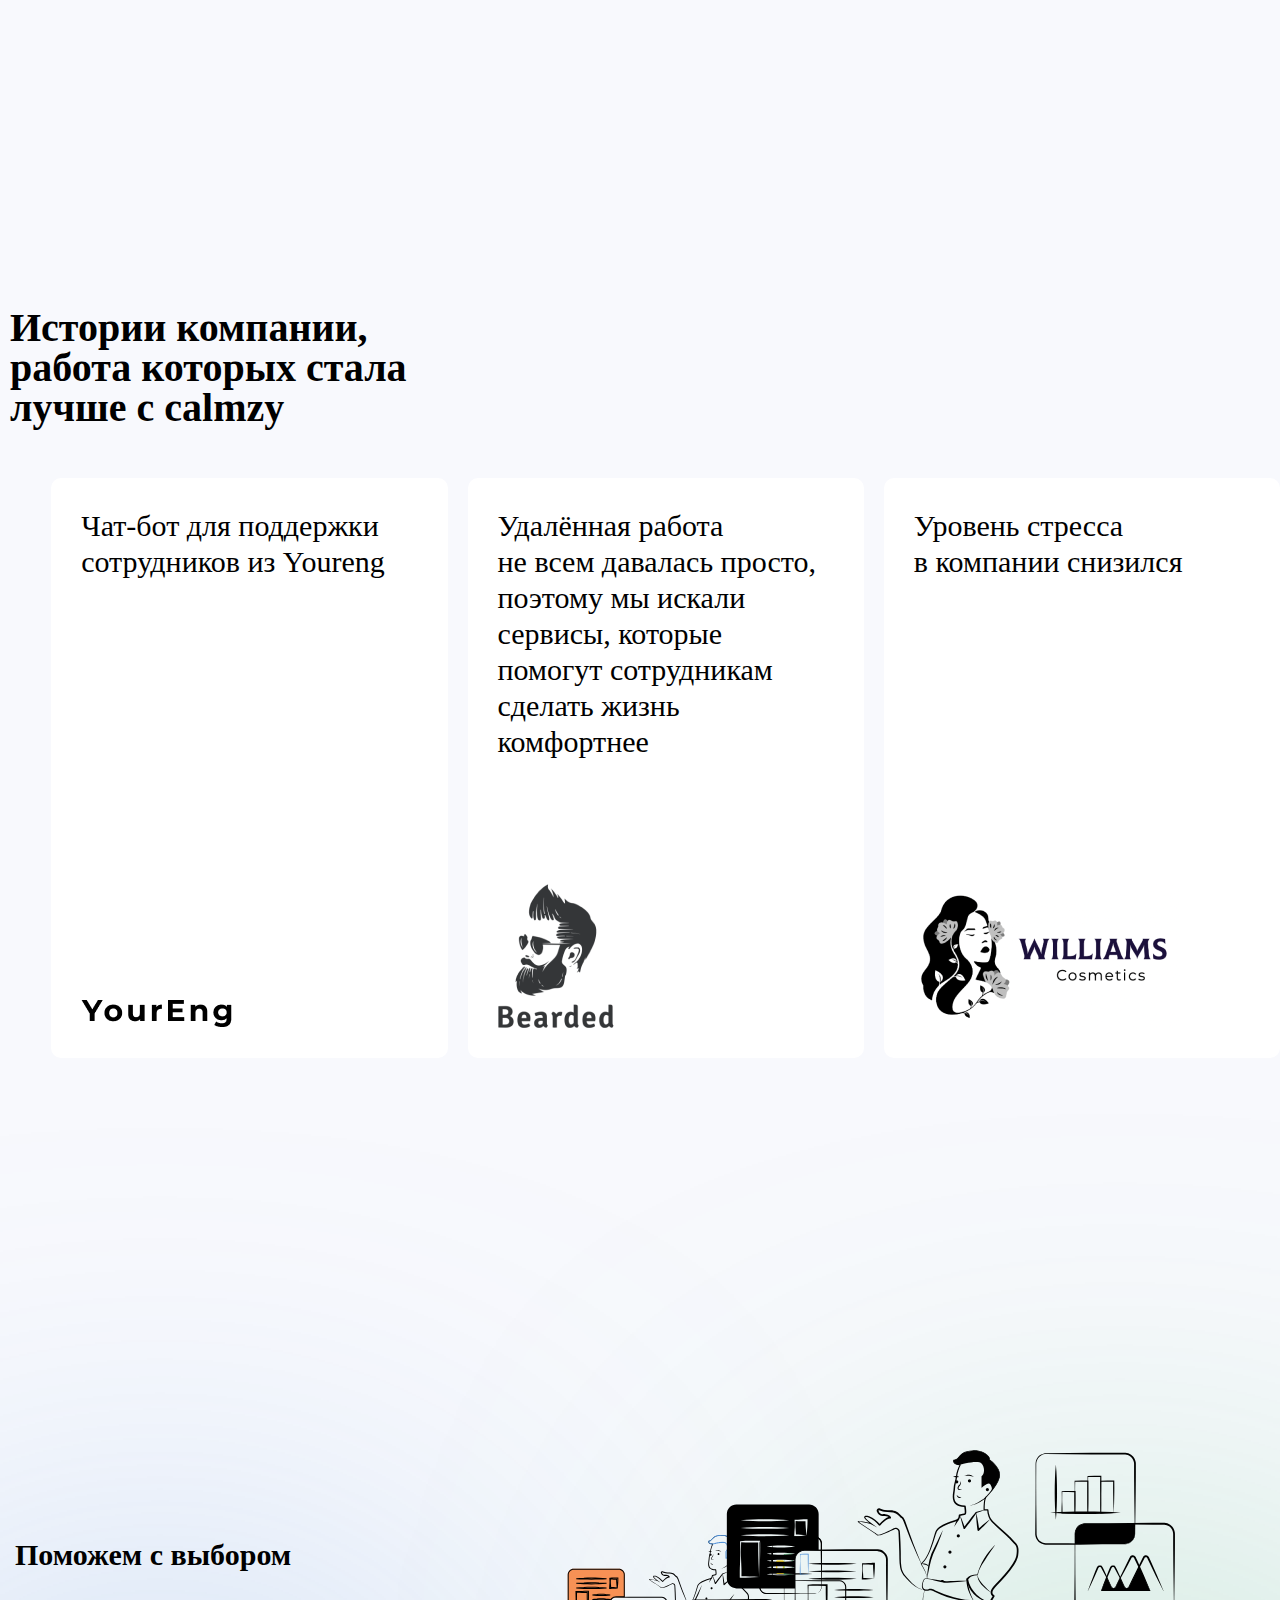
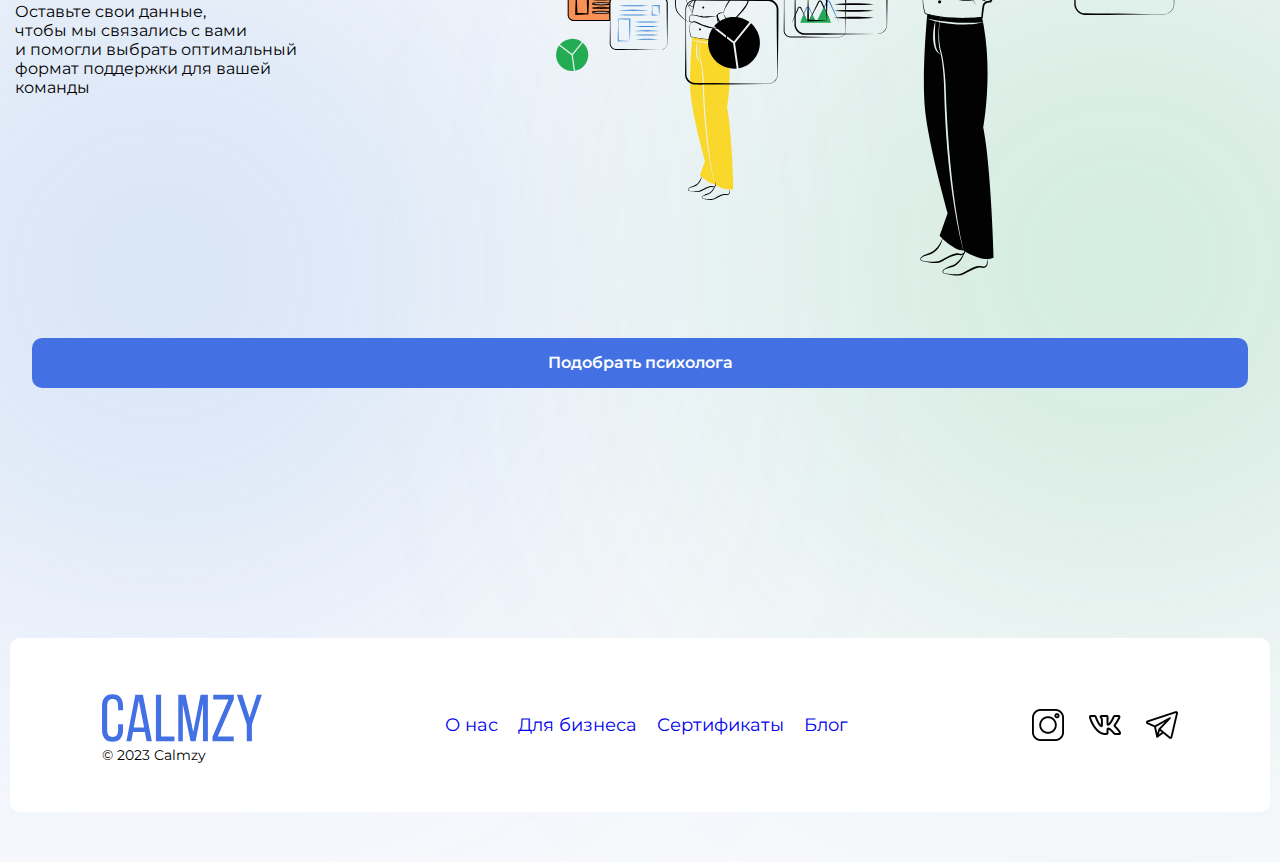
<file: business.html>
<!DOCTYPE html>
<html lang="en">
<head>
    <meta charset="UTF-8">
    <meta name="viewport" content="width=device-width, initial-scale=1.0">
    <title>Calmzy</title>
    <link rel="stylesheet" href="Calmzy.ddb25689.css">
    <link rel="stylesheet" href="https://cdn.jsdelivr.net/npm/swiper@10/swiper-bundle.min.css">
    <script src="Calmzy.4018e2cc.js" defer=""></script>
    <script src="https://cdn.jsdelivr.net/npm/swiper@10/swiper-bundle.min.js" defer=""></script>
</head>
<body>
    <div class="main">

        <div class="main__fon-1"></div>
        <div class="main__fon-2"></div>

        <div class="main__fon-1 main__second-fon-1"></div>

        <div class="main__fon-2 main__third-fon-2 main__third-fon-2-business"></div>

        <div class="main__fon-2 main__fourth-fon-2"></div>

        <header class="header">
            <div class="header__container">
                <a href="#"><img src="CALMZY.5df994c8.svg" alt="logo"></a>
                <ul class="header__list">
                    <li><a href="index.html">О нас</a></li>
                    <li><a href="#">Для бизнеса</a></li>
                    <li><a href="certificate.html">Сертификаты</a></li>
                    <li><a href="#">Блог</a></li>
                </ul>
                <div class="header__button-container">
                    <button class="header__button-enter">Вход</button>
                    <button class="header__button-choice button-choice button-choice_blue">Подобрать психолога</button>
                </div>
            </div>
        </header>

        <section class="main-page">
            <div class="main-page__title-container">
                <div class="main-page__someMen">
                    <img src="couple.118f1423.png" alt="some men">
                </div>
                <h1 class="main-page__title">Сделайте шаг навстречу<br>
                    лучшей версии себя<br>
                    когда и где вам удобно
                </h1>
                
                <div class="main-page__girlPhone main-page__business-img">
                    <img src="family.8801e5fa.png" alt="girl with phone">
                </div>
                
            </div>
            
            <div class="main-page__footer-container">
                <p class="main-page__description">Предоставьте сотрудникам возможность заботиться о ментальном здоровье, где бы они ни находились
                </p>
                <button class="main-page__button-choice button-choice button-choice_blue">Подобрать психолога</button>
            </div>
        </section>

        <section class="our-service">
            <div class="our-service__heading-container">
                <h2 class="our-service__title">Компании, с которыми мы сотрудничаем</h2>
            </div>
            <div class="swiper our-service__swiper-container">
                <div class="swiper-wrapper our-service__swiper-wrapper">
                    <div class="swiper-slide our-service__swiper-slide">

                        <div class="our-service__swiper-real-slide our-service__swiper-slide_size-small">
                            <div class="our-service__swiper-img-container">
                                <img src="wibe.b2176e1f.png" alt="picture">
                            </div>
                        </div>

                        <div class="our-service__swiper-real-slide our-service__swiper-slide_size-medium">
                            <div class="our-service__swiper-img-container">
                                <img src="shandel.14454581.png" alt="picture">
                            </div>
                        </div>

                        <div class="our-service__swiper-real-slide our-service__swiper-slide_size-large">
                            <div class="our-service__swiper-img-container">
                                <img src="berded.33aa4ea3.png" alt="picture">
                            </div>
                        </div>
                       
                        <div class="our-service__swiper-real-slide our-service__swiper-slide_size-small _shift">
                            <div class="our-service__swiper-img-container">
                                <img src="YourEng.e0594871.png" alt="picture">
                            </div>
                        </div>

                        <div class="our-service__swiper-real-slide our-service__swiper-slide_size-large _shift">
                            <div class="our-service__swiper-img-container">
                                <img src="williams.42161102.png" alt="picture">
                            </div>
                        </div>

                        <div class="our-service__swiper-real-slide our-service__swiper-slide_size-medium _shift">
                            <div class="our-service__swiper-img-container">
                                <img src="blush.888c19a8.png" alt="picture">
                            </div>
                        </div>
                    </div>

                    <div class="swiper-slide our-service__swiper-slide">

                        <div class="our-service__swiper-real-slide our-service__swiper-slide_size-small">
                            <div class="our-service__swiper-img-container">
                                <img src="wibe.b2176e1f.png" alt="picture">
                            </div>
                        </div>

                        <div class="our-service__swiper-real-slide our-service__swiper-slide_size-medium">
                            <div class="our-service__swiper-img-container">
                                <img src="shandel.14454581.png" alt="picture">
                            </div>
                        </div>

                        <div class="our-service__swiper-real-slide our-service__swiper-slide_size-large">
                            <div class="our-service__swiper-img-container">
                                <img src="berded.33aa4ea3.png" alt="picture">
                            </div>
                        </div>
                       
                        <div class="our-service__swiper-real-slide our-service__swiper-slide_size-small _shift">
                            <div class="our-service__swiper-img-container">
                                <img src="YourEng.e0594871.png" alt="picture">
                            </div>
                        </div>

                        <div class="our-service__swiper-real-slide our-service__swiper-slide_size-large _shift">
                            <div class="our-service__swiper-img-container">
                                <img src="williams.42161102.png" alt="picture">
                            </div>
                        </div>

                        <div class="our-service__swiper-real-slide our-service__swiper-slide_size-medium _shift">
                            <div class="our-service__swiper-img-container">
                                <img src="blush.888c19a8.png" alt="picture">
                            </div>
                        </div>
                    </div>

                    <div class="swiper-slide our-service__swiper-slide">

                        <div class="our-service__swiper-real-slide our-service__swiper-slide_size-small">
                            <div class="our-service__swiper-img-container">
                                <img src="wibe.b2176e1f.png" alt="picture">
                            </div>
                        </div>

                        <div class="our-service__swiper-real-slide our-service__swiper-slide_size-medium">
                            <div class="our-service__swiper-img-container">
                                <img src="shandel.14454581.png" alt="picture">
                            </div>
                        </div>

                        <div class="our-service__swiper-real-slide our-service__swiper-slide_size-large">
                            <div class="our-service__swiper-img-container">
                                <img src="berded.33aa4ea3.png" alt="picture">
                            </div>
                        </div>
                       
                        <div class="our-service__swiper-real-slide our-service__swiper-slide_size-small _shift">
                            <div class="our-service__swiper-img-container">
                                <img src="YourEng.e0594871.png" alt="picture">
                            </div>
                        </div>

                        <div class="our-service__swiper-real-slide our-service__swiper-slide_size-large _shift">
                            <div class="our-service__swiper-img-container">
                                <img src="williams.42161102.png" alt="picture">
                            </div>
                        </div>

                        <div class="our-service__swiper-real-slide our-service__swiper-slide_size-medium _shift">
                            <div class="our-service__swiper-img-container">
                                <img src="blush.888c19a8.png" alt="picture">
                            </div>
                        </div>
                    </div>

                    <div class="swiper-slide our-service__swiper-slide">

                        <div class="our-service__swiper-real-slide our-service__swiper-slide_size-small">
                            <div class="our-service__swiper-img-container">
                                <img src="wibe.b2176e1f.png" alt="picture">
                            </div>
                        </div>

                        <div class="our-service__swiper-real-slide our-service__swiper-slide_size-medium">
                            <div class="our-service__swiper-img-container">
                                <img src="shandel.14454581.png" alt="picture">
                            </div>
                        </div>

                        <div class="our-service__swiper-real-slide our-service__swiper-slide_size-large">
                            <div class="our-service__swiper-img-container">
                                <img src="berded.33aa4ea3.png" alt="picture">
                            </div>
                        </div>
                       
                        <div class="our-service__swiper-real-slide our-service__swiper-slide_size-small _shift">
                            <div class="our-service__swiper-img-container">
                                <img src="YourEng.e0594871.png" alt="picture">
                            </div>
                        </div>

                        <div class="our-service__swiper-real-slide our-service__swiper-slide_size-large _shift">
                            <div class="our-service__swiper-img-container">
                                <img src="williams.42161102.png" alt="picture">
                            </div>
                        </div>

                        <div class="our-service__swiper-real-slide our-service__swiper-slide_size-medium _shift">
                            <div class="our-service__swiper-img-container">
                                <img src="blush.888c19a8.png" alt="picture">
                            </div>
                        </div>
                    </div>

                </div>
            </div>     
        </section>

        <div class="first-lesson">

            <div class="first-lesson__content-wrapper">

                <div class="first-lesson__img-wrapper f-l-anim__wrapper">
                    <p class="first-lesson__title-main f-l-anim__title">Первая неделя бесплатно</p>
                </div>
    
                <div class="first-lesson__text-block f-l-anim__hidden">
                    <p class="first-lesson__text-description">Уже после первой недели индивидуальных занятий с сотрудниками и онлайн-воркшопов с целыми отделами вы увидиите насколько эффективна и полезна совместная работа психологов и компании. Поэтому мы дарим вам возможность убедиться в этом самим в течении пробной бесплатной недели.</p>
                </div>
    
                <button class="first-lesson__button-choice button-choice button-choice_blue f-l-anim__hidden">Подобрать психолога</button>   
            </div>

        </div>

        <section class="calm-employee calm process">

            <div class="calm__content-wrapper">

                <div class="calm-employee__left-p calm__left-p">
                    <p class="calm__title">Форматы оказания
                        психологической поддержки вашей команде</p>
                    <p class="calm-employee__subtitle calm__subtitle">Распространённые стереотипы и проблемы из-за которых люди не решаются обратиться за помощью и как с этим справляются в Calmzy</p>
                </div>

                <div class="calm-employee__right-p calm__right-p">

                    <div class="calm-employee__items-wrapper calm__items-wrapper">

                        <div class="calm__item">
                            <div class="calm-employee__item-l-p calm__item-l-p">
                                <p class="calm__item-title">Видеоконсультации 1 на 1</p>
                                <p class=" calm__item-subtitle calm-employee__item-subtitle calm-anim__hidden ">У психолога нет личной заинтересованности. Его задача – помочь человеку разобраться в ситуации, найти решение, как ее исправить. Поэтому обсуждением личных проблем такие консультации считать неверно. Это именно работа над собой под наблюдением специалиста.</p>
                            </div>

                            <img src="arrow-white.8cc2bc5c.svg" alt="" class="calm__img">
                        </div>

                        <div class="calm__item">
                            <div class="calm__item-l-p">
                                <p class="calm__item-title">Онлайн воркшопы</p>
                                <p class="calm__item-subtitle calm-employee__item-subtitle calm-anim__hidden">У психолога нет личной заинтересованности. Его задача – помочь человеку разобраться в ситуации, найти решение, как ее исправить. Поэтому обсуждением личных проблем такие консультации считать неверно. Это именно работа над собой под наблюдением специалиста.</p>
                            </div>

                            <img src="arrow-white.8cc2bc5c.svg" alt="" class="calm__img">
                        </div>

                        <div class="calm__item">
                            <div class="calm__item-l-p">
                                <p class="calm__item-title">Поддержка от психолога в переписке</p>
                                <p class="calm__item-subtitle calm-employee__item-subtitle calm-anim__hidden">У психолога нет личной заинтересованности. Его задача – помочь человеку разобраться в ситуации, найти решение, как ее исправить. Поэтому обсуждением личных проблем такие консультации считать неверно. Это именно работа над собой под наблюдением специалиста.</p>
                            </div>

                            <img src="arrow-white.8cc2bc5c.svg" alt="" class="calm__img">
                        </div>

                        <div class="calm__item">
                            <div class="calm__item-l-p">
                                <p class="calm__item-title">Прямой эфир «вопрос-ответ»</p>
                                <p class="calm__item-subtitle calm-employee__item-subtitle calm-anim__hidden">У психолога нет личной заинтересованности. Его задача – помочь человеку разобраться в ситуации, найти решение, как ее исправить. Поэтому обсуждением личных проблем такие консультации считать неверно. Это именно работа над собой под наблюдением специалиста.</p>
                            </div>

                            <img src="arrow-white.8cc2bc5c.svg" alt="" class="calm-employee__img calm__img">
                        </div>

                    </div>
                </div>
            </div>

        </section>

        <section class="best-spec">
            <h2 class="best-spec__title">Вашим сотрудникам будет комфортно</h2>
            <div class="best-spec__cards-container">
                <div class="best-spec__card card">
                    <h3 class="card__title">Персональный подход</h3>
                    <div class="card__text">Индивидуальные и групповые сессии для отдельных команд
                    </div>
                </div>
                <div class="best-spec__card card">
                    <h3 class="card__title">В любом месте и в любое время</h3>
                    <div class="card__text">Возможность заниматься из любой точки мира в удобное время
                    </div>
                </div>
                <div class="best-spec__card card">
                    <h3 class="card__title">Защищённый видеочат</h3>
                    <div class="card__text">Ваши сотрудники могут не переживать за конфиденциальность, все видеочаты с психологами защищены
                    </div>
                </div>
                <div class="best-spec__card card">
                    <h3 class="card__title">Анонимная статистика    </h3>
                    <div class="card__text">Предоставим аналитику, сохраняя конфиденциальность, чтобы вы лучше могли понять свою команду
                    </div>
                </div>
            </div>
        </section>

        <section class="feedback-business feedback">
            <div class="feedback__container">
                <div class="feedback__title-container">
                    <h2 class="feedback-business__title feedback__title">Истории компании, работа которых стала лучше с calmzy</h2>
                </div>
                <div class="feedback__swiper">
                    <div class="swiper-wrapper feedback__wrapper">

                        <div class="swiper-slide feedback__slide">
                            <p class="feedback__slider-title">Чат-бот для поддержки сотрудников из Youreng</p>
                            <div class="feedback__slider-footer-container">
                                <div class="feedback__footer-left-part">
                                    <img src="YourEng-s.d115b476.png" alt="avatarOleg" class="feedback__avatar feedback__business feedback__business_another-size">
                                </div>
                                <a href="#" class="feedback__business-button">Прочитать историю</a>
                            </div>
                        </div>

                        <div class="swiper-slide feedback__slide">
                            <p class="feedback__slider-title">Удалённая работа не всем давалась просто, поэтому мы искали сервисы, которые помогут сотрудникам сделать жизнь комфортнее</p>
                            <div class="feedback__slider-footer-container">
                                <div class="feedback__footer-left-part">
                                    <img src="bearded-s.ec73a61a.png" alt="avatarOleg" class="feedback__avatar feedback__business">
                                </div>
                                <a href="#" class="feedback__business-button">Прочитать историю</a>
                            </div>
                        </div>

                        <div class="swiper-slide feedback__slide">
                            <p class="feedback__slider-title">Уровень стресса в компании снизился</p>
                            <div class="feedback__slider-footer-container">
                                <div class="feedback__footer-left-part">
                                    <img src="williams-s.fb3d803b.png" alt="avatarOleg" class="feedback__avatar feedback__business">
                                </div>
                                <a href="#" class="feedback__business-button">Прочитать историю</a>
                            </div>
                        </div>

                        <div class="swiper-slide feedback__slide">
                            <p class="feedback__slider-title">45% сотрудников, для которых предложение было актуально, в полной мере воспользовались этой возможностью.</p>
                            <div class="feedback__slider-footer-container">
                                <div class="feedback__footer-left-part">
                                    <img src="blush-s.8c9379dd.png" alt="avatarOleg" class="feedback__avatar feedback__business">
                                </div>
                                <a href="#" class="feedback__business-button">Прочитать историю</a>
                            </div>
                        </div>

                        <div class="swiper-slide feedback__slide">
                            <p class="feedback__slider-title">Чат-бот для поддержки сотрудников из Youreng</p>
                            <div class="feedback__slider-footer-container">
                                <div class="feedback__footer-left-part">
                                    <img src="YourEng-s.d115b476.png" alt="avatarOleg" class="feedback__avatar feedback__business feedback__business_another-size">
                                </div>
                                <a href="#" class="feedback__business-button">Прочитать историю</a>
                            </div>
                        </div>

                        <div class="swiper-slide feedback__slide">
                            <p class="feedback__slider-title">Удалённая работа не всем давалась просто, поэтому мы искали сервисы, которые помогут сотрудникам сделать жизнь комфортнее</p>
                            <div class="feedback__slider-footer-container">
                                <div class="feedback__footer-left-part">
                                    <img src="bearded-s.ec73a61a.png" alt="avatarOleg" class="feedback__avatar feedback__business">
                                </div>
                                <a href="#" class="feedback__business-button">Прочитать историю</a>
                            </div>
                        </div>

                        <div class="swiper-slide feedback__slide">
                            <p class="feedback__slider-title">Уровень стресса в компании снизился</p>
                            <div class="feedback__slider-footer-container">
                                <div class="feedback__footer-left-part">
                                    <img src="williams-s.fb3d803b.png" alt="avatarOleg" class="feedback__avatar feedback__business">
                                </div>
                                <a href="#" class="feedback__business-button">Прочитать историю</a>
                            </div>
                        </div>

                        <div class="swiper-slide feedback__slide">
                            <p class="feedback__slider-title">45% сотрудников, для которых предложение было актуально, в полной мере воспользовались этой возможностью.</p>
                            <div class="feedback__slider-footer-container">
                                <div class="feedback__footer-left-part">
                                    <img src="blush-s.8c9379dd.png" alt="avatarOleg" class="feedback__avatar feedback__business">
                                </div>
                                <a href="#" class="feedback__business-button">Прочитать историю</a>
                            </div>
                        </div>
                    </div>
                </div>
            </div>
        </section>

        <div class="help call request">

            <div class="help__img-wrapper call__img-wrapper request__img-wrapper">
                <img src="people.788bd614.svg" alt="" class="help__img call__img request__img">
            </div>

            <div class="help__text-block call__text-block request__text-block">
                <p class="help__title request__title">Поможем с выбором</p>
                <p class="help__text-description call__text-description request__text-description">Оставьте свои данные, чтобы мы связались с вами и помогли выбрать оптимальный формат поддержки для вашей команды</p>
            </div>

            <button class="help__button-choice call__button-choice request__button-choice button-choice button-choice_blue">Подобрать психолога</button>   
        </div>

        <footer class="footer">
            <div class="footer__container">
                <div class="footer__logo-container">
                    <a href="#"><img src="CALMZY.5df994c8.svg" alt="logo"></a>
                    <p class="footer__copyright">© 2023 Calmzy</p><p>
                </p></div>
                <ul class="footer__list header__list">
                    <li><a href="index.html">О нас</a></li>
                    <li><a href="#">Для бизнеса</a></li>
                    <li><a href="certificate.html">Сертификаты</a></li>
                    <li><a href="#">Блог</a></li>
                </ul>
                <div class="footer__social-container">
                    <a href="#"><img src="instagramm.38349af0.svg" alt="instagramm"></a>
                    <a href="#"><img src="vk.856ff217.svg" alt="vk"></a>
                    <a href="#"><img src="telegram.0642b313.svg" alt="telegram"></a>
                </div>
            </div>
        </footer>
    </div>
</body>
</html>
</file>
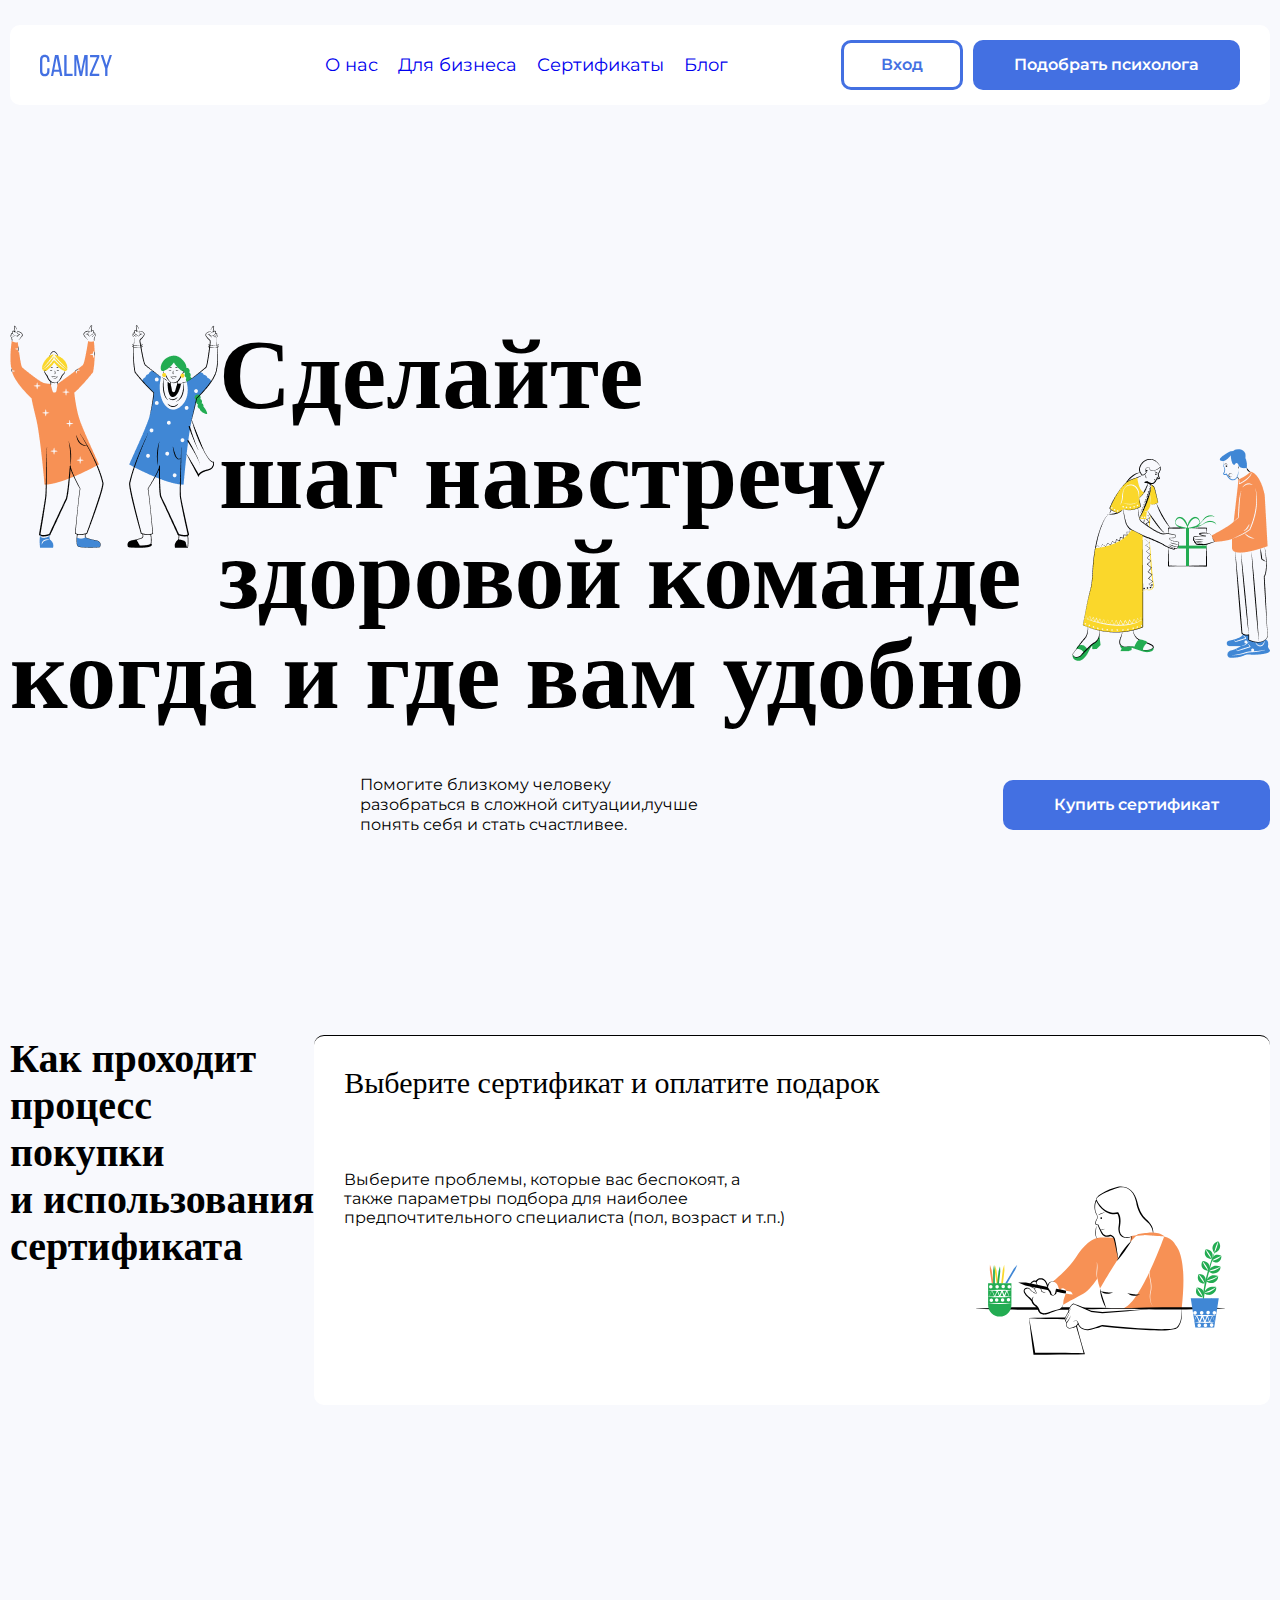
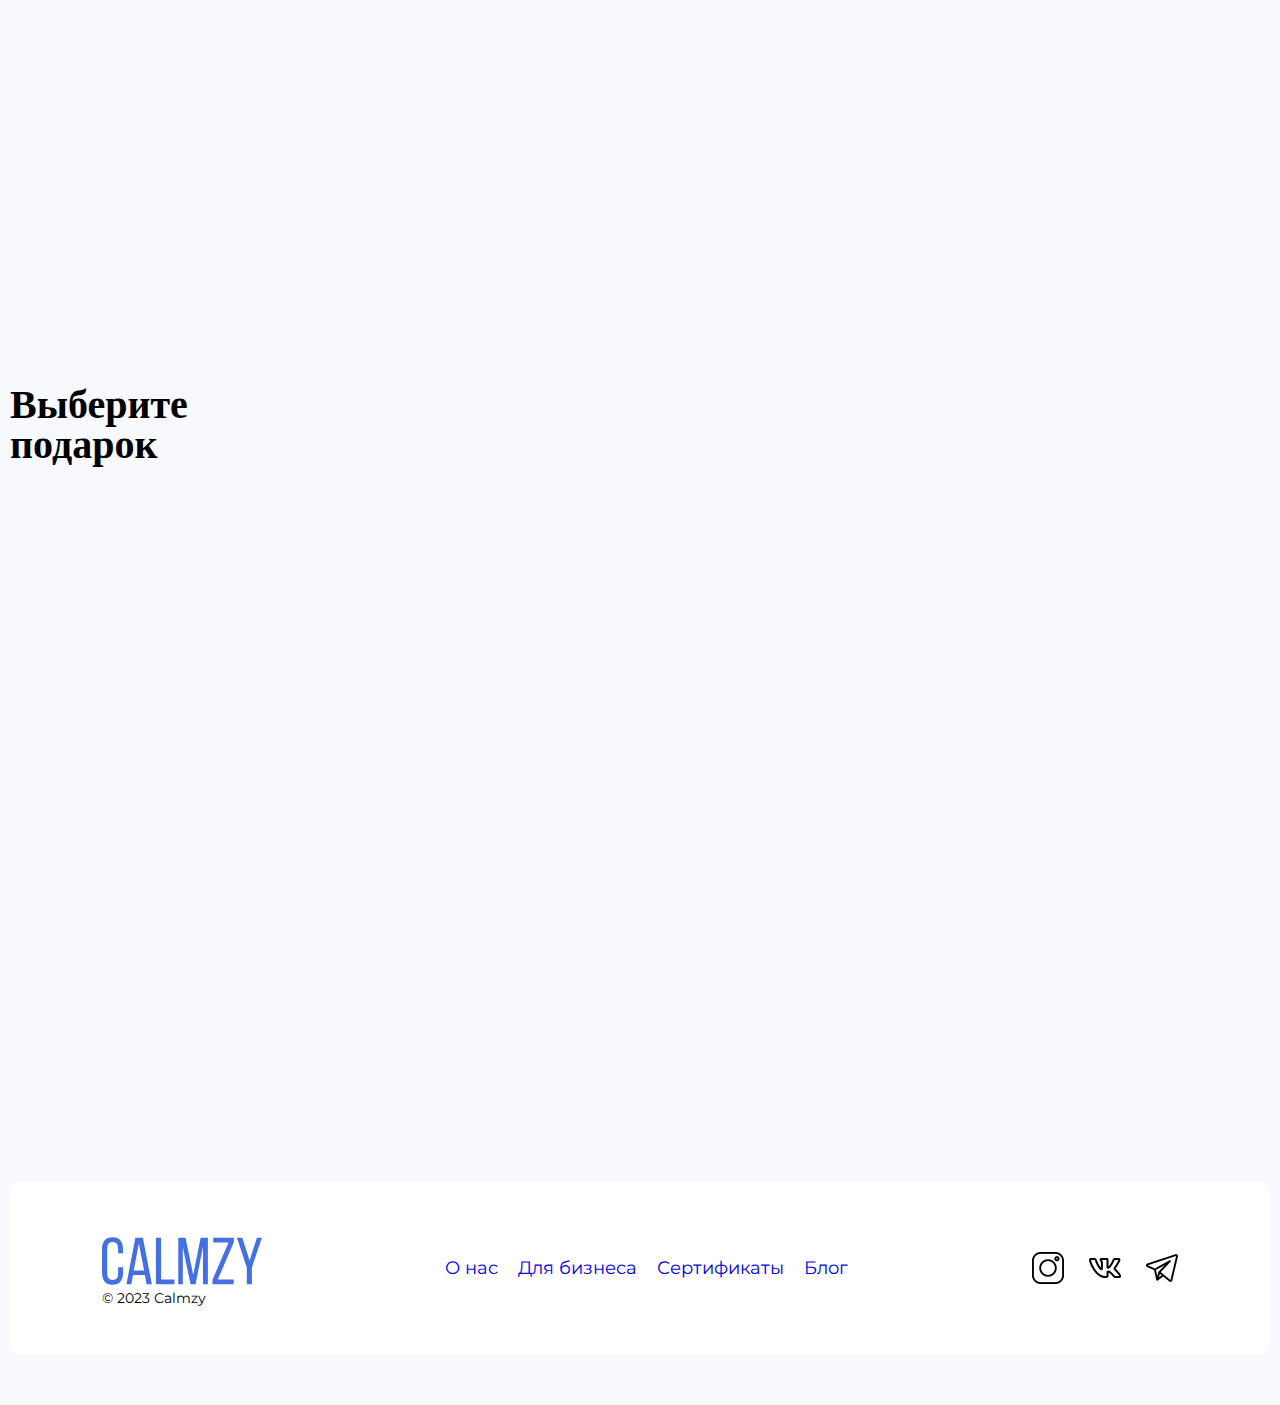
<file: certificate.html>
<!DOCTYPE html>
<html lang="en">
<head>
    <meta charset="UTF-8">
    <meta name="viewport" content="width=device-width, initial-scale=1.0">
    <title>Calmzy</title>
    <link rel="stylesheet" href="Calmzy.ddb25689.css">
    <link rel="stylesheet" href="https://cdn.jsdelivr.net/npm/swiper@10/swiper-bundle.min.css">
    <script src="Calmzy.4018e2cc.js" defer=""></script>
    <script src="https://cdn.jsdelivr.net/npm/swiper@10/swiper-bundle.min.js" defer=""></script>
</head>
<body>
    <div class="main">
        <header class="header">
            <div class="header__container">
                <a href="#"><img src="CALMZY.5df994c8.svg" alt="logo"></a>
                <ul class="header__list">
                    <li><a href="index.html">О нас</a></li>
                    <li><a href="business.html">Для бизнеса</a></li>
                    <li><a href="#">Сертификаты</a></li>
                    <li><a href="#">Блог</a></li>
                </ul>
                <div class="header__button-container">
                    <button class="header__button-enter">Вход</button>
                    <button class="header__button-choice button-choice button-choice_blue">Подобрать психолога</button>
                </div>
            </div>
        </header>

        <section class="main-page">
            <div class="main-page__title-container">
                <div class="main-page__someMen">
                    <img src="happy.beb00997.png" alt="some men">
                </div>
                <h1 class="main-page__title">Сделайте шаг навстречу<br>
                    здоровой команде<br>
                    когда и где вам удобно
                </h1>
                
                <div class="main-page__girlPhone main-page__business-img">
                    <img src="gift.3f25277d.png" alt="girl with phone">
                </div>
                
            </div>
            
            <div class="main-page__footer-container">
                <p class="main-page__description">Помогите близкому человеку разобраться в сложной ситуации,лучше понять себя и стать счастливее.
                </p>
                <button class="main-page__button-choice button-choice button-choice_blue">Купить сертификат</button>
            </div>
        </section>

        <section class="certificate process">

            <div class="certificate__content-wrapper process__content-wrapper">

                <div class="process__left-p">
                    <p class="certificate__title process__title">Как проходит  процесс покупки и использования сертификата</p>
                </div>
    
                <div class="process__right-p">
    
                    <div class="process__wrapper-items">
                        <div class="certificate__item process__item">
                            <div class="process__text-part">
                                <p class="process__item-head">Выберите сертификат и оплатите подарок</p>
                                <p class="process__item-text">Выберите проблемы, которые вас беспокоят, а также параметры подбора для наиболее предпочтительного специалиста (пол, возраст и т.п.)</p>
                            </div>
    
                            <div class="process__item-content">
                                <div class="process__img-wrapper">
                                    <img src="img_1.e136792a.svg" alt="" class="process__img">
                                </div>
                            </div>
                        </div>

                        <div class="certificate__item process__item p-anim__item">
                            <div class="process__text-part">
                                <p class="process__item-head">ПОлучите на почту сертификат с промокодом</p>
                                <p class="process__item-text">Алгоритм предложит список психологов, имеющих наибольший опыт работы с интересующими вас проблемами и удовлетворяющих вашим пожеланиям. Выбор за вами.</p>
                            </div>
    
                            <div class="process__item-content">
                                <div class="process__img-wrapper">
                                    <img src="img_2.a406d0be.svg" alt="" class="process__img">
                                </div>
                            </div>
                        </div>

                        <div class="certificate__item process__item p-anim__item">
                            <div class="process__text-part">
                                <p class="process__item-head">Человек вводит промокод на сайте и выбирает специалиста</p>
                                <p class="process__item-text">Осталось лишь ввести промокод на сайте и начать процедуру подбора психолога.
                                    Сертификатом так же может воспользоваться человек, который уже пользуется Calmzy. Для этого нужно просто ввести промокод в личном кабинете.</p>
                            </div>
    
                            <div class="process__item-content">
                                <div class="process__img-wrapper">
                                    <img src="img_3.02921060.svg" alt="" class="process__img">
                                </div>
                            </div>
                        </div>
                        
                        
                    </div>
    
                </div>
            </div>

        </section>

        <section class="best-spec">
            <h2 class="best-spec__title">Выберите подарок</h2>
            <div class="best-spec__cards-container">
                <div class="best-spec__card card card-certificate">
                    <h3 class="card__title">2 сессии</h3>
                    <p class="card__text">Хороший способ познакомить близкого человека с психологией</p>
                    <p class="card__price">5 000 ₽</p>
                    <a href="#" class="card__gift">Подарить
                        <svg width="8" height="14" viewBox="0 0 8 14" xmlns="http://www.w3.org/2000/svg" class="card__svg">
                            <path d="M1.3335 12.3334L6.66683 7.00004L1.3335 1.66671" stroke-width="1.5" stroke-linecap="round" stroke-linejoin="round"></path>
                        </svg>   
                    </a>
                    <p class="card__img-container">
                        <svg width="70" height="29" viewBox="0 0 70 29" xmlns="http://www.w3.org/2000/svg">
                            <path d="M0.731044 51.9624C0.992774 56.9982 1.10799 62.034 1.21386 67.0699C1.24938 72.1057 1.36399 77.1415 1.29139 82.1774L0.657577 81.472C5.26303 81.5577 9.8685 81.7745 14.474 81.8802C16.7767 81.9293 19.0794 81.9392 21.3822 81.9098C23.6849 81.8935 25.9876 81.8671 28.2904 81.7904L35.1986 81.5857L42.1068 81.4393C46.7122 81.3973 51.3177 81.3059 55.9232 81.3043L55.1387 82.1774C55.1208 76.2999 55.2115 70.4225 55.3186 64.5451C55.3547 61.6064 55.4477 58.6677 55.5271 55.729C55.5997 52.7902 55.719 49.8515 55.8497 46.9128C55.8507 46.8918 55.8588 46.872 55.8725 46.8575C55.8862 46.843 55.9044 46.835 55.9232 46.835C55.9421 46.835 55.9603 46.843 55.974 46.8575C55.9877 46.872 55.9959 46.8918 55.9968 46.9128C56.1275 49.8515 56.2468 52.7902 56.3194 55.729C56.3989 58.6677 56.4918 61.6064 56.5279 64.5451C56.635 70.4225 56.7257 76.2999 56.7078 82.1774C56.7078 82.4089 56.6251 82.631 56.478 82.7948C56.3308 82.9585 56.1313 83.0505 55.9232 83.0506C51.3177 83.049 46.7122 82.9577 42.1068 82.9156L35.1986 82.7692L28.2904 82.5646C25.9876 82.4878 23.6849 82.4615 21.3822 82.4451C19.0795 82.4134 16.7767 82.4233 14.474 82.4748C9.86852 82.5804 5.26305 82.7973 0.657577 82.8829C0.492294 82.886 0.332683 82.8159 0.213857 82.688C0.0950314 82.5601 0.0267154 82.3849 0.0239532 82.201L0.0236286 82.1774C-0.0489717 77.1416 0.0656201 72.1058 0.10113 67.0699C0.207006 62.0341 0.322272 56.9982 0.583972 51.9624C0.585068 51.9415 0.593282 51.9219 0.606953 51.9075C0.620624 51.8932 0.638714 51.8852 0.657508 51.8852C0.676301 51.8852 0.694391 51.8932 0.708062 51.9075C0.721733 51.9219 0.729948 51.9415 0.731044 51.9624ZM55.8495 28.8427C55.7227 27.4828 55.6649 26.1229 55.5711 24.763C55.5032 23.4032 55.4437 22.0433 55.4016 20.6834L55.923 21.2637C51.3176 21.4448 46.7121 21.5178 42.1066 21.1897C37.5062 20.8739 32.8933 20.8489 28.2902 21.1148C23.6848 21.3934 19.0793 21.4543 14.4739 21.5396C9.8684 21.6085 5.26294 21.4897 0.657461 21.2986L1.21027 20.6834L1.01113 25.1886C0.98102 25.9395 0.924326 26.6903 0.88222 27.4412C0.838906 28.1921 0.791195 28.9429 0.730928 29.6938C0.729287 29.7143 0.720837 29.7333 0.707227 29.7471C0.693618 29.761 0.675836 29.7687 0.657392 29.7687C0.638947 29.7687 0.621166 29.761 0.607556 29.7471C0.593946 29.7333 0.585496 29.7143 0.583856 29.6938C0.523589 28.9429 0.475855 28.1921 0.432563 27.4412C0.390458 26.6903 0.333764 25.9395 0.303626 25.1886L0.104493 20.6834C0.0976493 20.5284 0.146413 20.3768 0.240039 20.2618C0.333665 20.1468 0.464494 20.0779 0.603753 20.0703L0.607092 20.0701L0.657438 20.068C5.26289 19.8769 9.86836 19.7581 14.4738 19.827C19.0793 19.9123 23.6847 19.9732 28.2902 20.2518C32.8932 20.5177 37.5061 20.4927 42.1066 20.1769C46.7121 19.8488 51.3175 19.9218 55.923 20.1029L55.9594 20.1043C56.0254 20.1069 56.0903 20.1239 56.1505 20.1543C56.2106 20.1848 56.2647 20.2282 56.3098 20.282C56.3549 20.3357 56.39 20.3989 56.4131 20.4678C56.4362 20.5366 56.4469 20.6099 56.4446 20.6834C56.4025 22.0433 56.343 23.4032 56.2751 24.763C56.1813 26.1229 56.1235 27.4828 55.9966 28.8427C55.9947 28.8629 55.9862 28.8817 55.9726 28.8953C55.959 28.9089 55.9414 28.9165 55.9231 28.9165C55.9048 28.9165 55.8872 28.9089 55.8736 28.8953C55.86 28.8817 55.8514 28.8629 55.8495 28.8427Z"></path>
                            <path d="M28.2939 20.6829V82.1784" stroke="#F79155" stroke-width="2.903" stroke-miterlimit="10"></path>
                            <path d="M28.9804 20.9107C28.9427 20.9405 28.8987 20.9587 28.8527 20.9636L28.7887 20.972L28.684 20.9882L28.4746 21.019L28.0555 21.0725C27.7763 21.0985 27.4962 21.1294 27.2166 21.1452C26.6574 21.1761 26.0964 21.2022 25.5369 21.1924C24.4147 21.1895 23.2936 21.1147 22.1792 20.9683C21.0563 20.8296 19.9426 20.6109 18.8449 20.3135C17.7271 20.0316 16.6403 19.6147 15.6039 19.0702C14.546 18.5152 13.5634 17.7976 12.685 16.9383C11.7794 16.0821 11.0677 15.0006 10.6076 13.7814C10.1859 12.548 10.1178 11.1994 10.4129 9.92114C10.6498 8.65492 11.0593 7.43646 11.6272 6.30803C12.2322 5.10011 13.1251 4.10149 14.2075 3.42217C15.3575 2.74538 16.6701 2.48958 17.9583 2.69119C19.2061 2.8865 20.4004 3.3829 21.4578 4.14565C22.469 4.87672 23.3798 5.76679 24.162 6.7882C25.6312 8.78436 26.7726 11.0532 27.5338 13.4905C27.9182 14.6732 28.2353 15.8818 28.4832 17.1089C28.6001 17.7259 28.6982 18.3273 28.801 18.9592C28.9074 19.682 28.9265 20.3685 28.9804 20.9107ZM28.8131 20.7617C28.5755 20.1199 28.3029 19.6225 28.1176 19.1613L27.4445 17.4979L26.739 15.857C26.4849 15.323 26.2496 14.781 25.9928 14.2558C25.0206 12.176 23.8285 10.233 22.4419 8.4681C21.2155 6.75586 19.5378 5.51432 17.6446 4.91797C16.7072 4.7222 15.7396 4.81791 14.8479 5.19457C13.9563 5.57123 13.1753 6.21424 12.5908 7.05289C11.915 7.9545 11.4131 9.00125 11.1164 10.128C10.7715 11.2228 10.8173 12.4233 11.2443 13.4817C11.7252 14.5019 12.4714 15.3371 13.3854 15.8783C14.3057 16.4362 15.2741 16.8896 16.276 17.2317C17.2757 17.6043 18.2966 17.9276 19.3226 18.2697C20.3535 18.5926 21.4042 18.8701 22.4602 19.1468L25.6577 19.9303L27.2735 20.3128L28.0853 20.5113L28.4923 20.6146L28.6962 20.6668L28.7981 20.6922C28.8099 20.6964 28.8438 20.7005 28.8376 20.705C28.8286 20.7103 28.8213 20.7186 28.8169 20.7288C28.8125 20.739 28.8112 20.7506 28.8131 20.7617Z"></path>
                            <path d="M27.785 20.7617C27.787 20.7505 27.7856 20.739 27.7812 20.7288C27.7768 20.7186 27.7696 20.7102 27.7606 20.7049C27.7543 20.7004 27.7882 20.6964 27.8 20.6921L27.9019 20.6668L28.1058 20.6145L28.5128 20.5113L29.3246 20.3127L30.9404 19.9302L34.1379 19.1467C35.1939 18.8701 36.2446 18.5925 37.2755 18.2697C38.3016 17.9275 39.3224 17.6042 40.3221 17.2316C41.324 16.8895 42.2924 16.4361 43.2127 15.8782C44.1267 15.3371 44.8729 14.5019 45.3538 13.4816C45.7809 12.4232 45.8266 11.2228 45.4817 10.1279C45.185 9.00118 44.6831 7.95443 44.0073 7.05283C43.4228 6.21418 42.6418 5.57116 41.7502 5.1945C40.8586 4.81785 39.8909 4.72214 38.9535 4.9179C37.0603 5.51425 35.3826 6.75579 34.1563 8.46804C32.7696 10.2329 31.5775 12.1759 30.6054 14.2557C30.3485 14.781 30.1132 15.3229 29.8591 15.8569L29.1536 17.4979L28.4805 19.1613C28.2952 19.6225 28.0227 20.1199 27.785 20.7617ZM27.6177 20.9107C27.6717 20.3685 27.6908 19.682 27.7971 18.9592C27.8998 18.3273 27.998 17.7258 28.1149 17.1089C28.3628 15.8818 28.6798 14.6732 29.0643 13.4905C29.8255 11.0532 30.9669 8.78435 32.4361 6.7882C33.2183 5.76679 34.1291 4.87672 35.1403 4.14565C36.1976 3.3829 37.392 2.88649 38.6398 2.69119C39.928 2.48958 41.2406 2.74538 42.3906 3.42217C43.473 4.10148 44.3659 5.10011 44.9709 6.30803C45.5388 7.43646 45.9483 8.65491 46.1852 9.92114C46.4803 11.1994 46.4122 12.548 45.9904 13.7814C45.5303 15.0006 44.8187 16.0821 43.9131 16.9383C43.0347 17.7976 42.0521 18.5152 40.9942 19.0702C39.9577 19.6147 38.871 20.0316 37.7532 20.3135C36.6555 20.6109 35.5418 20.8296 34.4189 20.9683C33.3045 21.1147 32.1833 21.1895 31.0612 21.1924C30.5017 21.2022 29.9407 21.1761 29.3815 21.1452C29.1019 21.1294 28.8218 21.0985 28.5426 21.0725L28.1235 21.019L27.9141 20.9882L27.8094 20.972L27.7455 20.9636C27.6994 20.9587 27.6554 20.9405 27.6177 20.9107Z"></path>
                            <path d="M35.2446 19.8026L39.8068 18.3551C41.3166 17.8758 42.8029 17.3504 44.3087 16.8802C45.8411 16.4804 47.3419 15.9435 48.7965 15.2745C50.227 14.5367 51.5638 13.5919 52.7722 12.4648C55.3768 10.1075 58.6817 8.92442 62.0327 9.14971C63.7089 9.27544 65.3421 9.7954 66.8244 10.6753C67.5677 11.115 68.2449 11.6808 68.832 12.3522C69.4205 13.0281 69.8158 13.883 69.9677 14.8089L69.825 14.8486C69.0411 13.3949 67.795 12.3221 66.3337 11.8428C64.9242 11.2681 63.4414 10.9473 61.9411 10.8925C61.1933 10.8492 60.4438 10.8624 59.6976 10.9321L58.577 11.0704L57.4716 11.3334C57.0979 11.406 56.7516 11.5824 56.3856 11.6929L55.8412 11.8802L55.3151 12.1242C54.9676 12.2952 54.596 12.4208 54.2549 12.6158L53.2252 13.2056C51.8235 14.0612 50.427 14.9481 49.0066 15.7509C47.6114 16.6399 46.1754 17.4472 44.7044 18.1694C43.205 18.8199 41.6492 19.2964 40.0618 19.5914C38.4787 19.9192 36.8672 20.0447 35.2585 19.9655L35.2446 19.8026Z"></path>
                            <path d="M36.4258 20.5866L40.2928 17.5284C41.5724 16.5162 42.8162 15.4691 44.0948 14.4669C45.4195 13.5212 46.6735 12.4579 47.8442 11.2873C48.9717 10.0606 49.9488 8.67377 50.7501 7.16261C52.4989 3.97355 55.26 1.63141 58.4866 0.599852C60.1045 0.0961871 61.8 -0.0198658 63.4611 0.259352C64.2936 0.398044 65.1017 0.679975 65.8563 1.09504C66.6138 1.51377 67.2426 2.17303 67.6634 2.98946L67.5408 3.07987C66.366 2.00045 64.8697 1.45164 63.3484 1.54223C61.8474 1.52363 60.3534 1.77161 58.9226 2.27683C58.2047 2.51365 57.502 2.80438 56.8195 3.147L55.8045 3.69339L54.8413 4.35166C54.5107 4.55876 54.2371 4.85363 53.9252 5.09371L53.4681 5.47231L53.0453 5.89767C52.7689 6.18792 52.4563 6.44421 52.1931 6.75465L51.3992 7.69293C50.3342 9.01984 49.2835 10.3743 48.1852 11.6584C47.1363 13.0144 46.0245 14.3085 44.8543 15.5354C43.6357 16.7052 42.3118 17.732 40.9038 18.5994C39.5096 19.496 38.028 20.2125 36.4877 20.735L36.4258 20.5866Z"></path>
                        </svg>
                    </p>
                </div>
                
                <div class="best-spec__card card card-certificate">
                    <h3 class="card__title">4 сессии</h3>
                    <p class="card__text">Позволят ощутить эмоциональное облегчение и первые позитивные изменения</p>
                    <p class="card__price">10 000 ₽</p>
                    <a href="#" class="card__gift">Подарить
                        <svg width="8" height="14" viewBox="0 0 8 14" xmlns="http://www.w3.org/2000/svg" class="card__svg">
                            <path d="M1.3335 12.3334L6.66683 7.00004L1.3335 1.66671" stroke-width="1.5" stroke-linecap="round" stroke-linejoin="round"></path>
                        </svg>   
                    </a>
                    <p class="card__img-container">
                        <svg width="70" height="29" viewBox="0 0 70 29" xmlns="http://www.w3.org/2000/svg">
                            <path d="M0.731044 51.9624C0.992774 56.9982 1.10799 62.034 1.21386 67.0699C1.24938 72.1057 1.36399 77.1415 1.29139 82.1774L0.657577 81.472C5.26303 81.5577 9.8685 81.7745 14.474 81.8802C16.7767 81.9293 19.0794 81.9392 21.3822 81.9098C23.6849 81.8935 25.9876 81.8671 28.2904 81.7904L35.1986 81.5857L42.1068 81.4393C46.7122 81.3973 51.3177 81.3059 55.9232 81.3043L55.1387 82.1774C55.1208 76.2999 55.2115 70.4225 55.3186 64.5451C55.3547 61.6064 55.4477 58.6677 55.5271 55.729C55.5997 52.7902 55.719 49.8515 55.8497 46.9128C55.8507 46.8918 55.8588 46.872 55.8725 46.8575C55.8862 46.843 55.9044 46.835 55.9232 46.835C55.9421 46.835 55.9603 46.843 55.974 46.8575C55.9877 46.872 55.9959 46.8918 55.9968 46.9128C56.1275 49.8515 56.2468 52.7902 56.3194 55.729C56.3989 58.6677 56.4918 61.6064 56.5279 64.5451C56.635 70.4225 56.7257 76.2999 56.7078 82.1774C56.7078 82.4089 56.6251 82.631 56.478 82.7948C56.3308 82.9585 56.1313 83.0505 55.9232 83.0506C51.3177 83.049 46.7122 82.9577 42.1068 82.9156L35.1986 82.7692L28.2904 82.5646C25.9876 82.4878 23.6849 82.4615 21.3822 82.4451C19.0795 82.4134 16.7767 82.4233 14.474 82.4748C9.86852 82.5804 5.26305 82.7973 0.657577 82.8829C0.492294 82.886 0.332683 82.8159 0.213857 82.688C0.0950314 82.5601 0.0267154 82.3849 0.0239532 82.201L0.0236286 82.1774C-0.0489717 77.1416 0.0656201 72.1058 0.10113 67.0699C0.207006 62.0341 0.322272 56.9982 0.583972 51.9624C0.585068 51.9415 0.593282 51.9219 0.606953 51.9075C0.620624 51.8932 0.638714 51.8852 0.657508 51.8852C0.676301 51.8852 0.694391 51.8932 0.708062 51.9075C0.721733 51.9219 0.729948 51.9415 0.731044 51.9624ZM55.8495 28.8427C55.7227 27.4828 55.6649 26.1229 55.5711 24.763C55.5032 23.4032 55.4437 22.0433 55.4016 20.6834L55.923 21.2637C51.3176 21.4448 46.7121 21.5178 42.1066 21.1897C37.5062 20.8739 32.8933 20.8489 28.2902 21.1148C23.6848 21.3934 19.0793 21.4543 14.4739 21.5396C9.8684 21.6085 5.26294 21.4897 0.657461 21.2986L1.21027 20.6834L1.01113 25.1886C0.98102 25.9395 0.924326 26.6903 0.88222 27.4412C0.838906 28.1921 0.791195 28.9429 0.730928 29.6938C0.729287 29.7143 0.720837 29.7333 0.707227 29.7471C0.693618 29.761 0.675836 29.7687 0.657392 29.7687C0.638947 29.7687 0.621166 29.761 0.607556 29.7471C0.593946 29.7333 0.585496 29.7143 0.583856 29.6938C0.523589 28.9429 0.475855 28.1921 0.432563 27.4412C0.390458 26.6903 0.333764 25.9395 0.303626 25.1886L0.104493 20.6834C0.0976493 20.5284 0.146413 20.3768 0.240039 20.2618C0.333665 20.1468 0.464494 20.0779 0.603753 20.0703L0.607092 20.0701L0.657438 20.068C5.26289 19.8769 9.86836 19.7581 14.4738 19.827C19.0793 19.9123 23.6847 19.9732 28.2902 20.2518C32.8932 20.5177 37.5061 20.4927 42.1066 20.1769C46.7121 19.8488 51.3175 19.9218 55.923 20.1029L55.9594 20.1043C56.0254 20.1069 56.0903 20.1239 56.1505 20.1543C56.2106 20.1848 56.2647 20.2282 56.3098 20.282C56.3549 20.3357 56.39 20.3989 56.4131 20.4678C56.4362 20.5366 56.4469 20.6099 56.4446 20.6834C56.4025 22.0433 56.343 23.4032 56.2751 24.763C56.1813 26.1229 56.1235 27.4828 55.9966 28.8427C55.9947 28.8629 55.9862 28.8817 55.9726 28.8953C55.959 28.9089 55.9414 28.9165 55.9231 28.9165C55.9048 28.9165 55.8872 28.9089 55.8736 28.8953C55.86 28.8817 55.8514 28.8629 55.8495 28.8427Z"></path>
                            <path d="M28.2939 20.6829V82.1784" stroke="#F79155" stroke-width="2.903" stroke-miterlimit="10"></path>
                            <path d="M28.9804 20.9107C28.9427 20.9405 28.8987 20.9587 28.8527 20.9636L28.7887 20.972L28.684 20.9882L28.4746 21.019L28.0555 21.0725C27.7763 21.0985 27.4962 21.1294 27.2166 21.1452C26.6574 21.1761 26.0964 21.2022 25.5369 21.1924C24.4147 21.1895 23.2936 21.1147 22.1792 20.9683C21.0563 20.8296 19.9426 20.6109 18.8449 20.3135C17.7271 20.0316 16.6403 19.6147 15.6039 19.0702C14.546 18.5152 13.5634 17.7976 12.685 16.9383C11.7794 16.0821 11.0677 15.0006 10.6076 13.7814C10.1859 12.548 10.1178 11.1994 10.4129 9.92114C10.6498 8.65492 11.0593 7.43646 11.6272 6.30803C12.2322 5.10011 13.1251 4.10149 14.2075 3.42217C15.3575 2.74538 16.6701 2.48958 17.9583 2.69119C19.2061 2.8865 20.4004 3.3829 21.4578 4.14565C22.469 4.87672 23.3798 5.76679 24.162 6.7882C25.6312 8.78436 26.7726 11.0532 27.5338 13.4905C27.9182 14.6732 28.2353 15.8818 28.4832 17.1089C28.6001 17.7259 28.6982 18.3273 28.801 18.9592C28.9074 19.682 28.9265 20.3685 28.9804 20.9107ZM28.8131 20.7617C28.5755 20.1199 28.3029 19.6225 28.1176 19.1613L27.4445 17.4979L26.739 15.857C26.4849 15.323 26.2496 14.781 25.9928 14.2558C25.0206 12.176 23.8285 10.233 22.4419 8.4681C21.2155 6.75586 19.5378 5.51432 17.6446 4.91797C16.7072 4.7222 15.7396 4.81791 14.8479 5.19457C13.9563 5.57123 13.1753 6.21424 12.5908 7.05289C11.915 7.9545 11.4131 9.00125 11.1164 10.128C10.7715 11.2228 10.8173 12.4233 11.2443 13.4817C11.7252 14.5019 12.4714 15.3371 13.3854 15.8783C14.3057 16.4362 15.2741 16.8896 16.276 17.2317C17.2757 17.6043 18.2966 17.9276 19.3226 18.2697C20.3535 18.5926 21.4042 18.8701 22.4602 19.1468L25.6577 19.9303L27.2735 20.3128L28.0853 20.5113L28.4923 20.6146L28.6962 20.6668L28.7981 20.6922C28.8099 20.6964 28.8438 20.7005 28.8376 20.705C28.8286 20.7103 28.8213 20.7186 28.8169 20.7288C28.8125 20.739 28.8112 20.7506 28.8131 20.7617Z"></path>
                            <path d="M27.785 20.7617C27.787 20.7505 27.7856 20.739 27.7812 20.7288C27.7768 20.7186 27.7696 20.7102 27.7606 20.7049C27.7543 20.7004 27.7882 20.6964 27.8 20.6921L27.9019 20.6668L28.1058 20.6145L28.5128 20.5113L29.3246 20.3127L30.9404 19.9302L34.1379 19.1467C35.1939 18.8701 36.2446 18.5925 37.2755 18.2697C38.3016 17.9275 39.3224 17.6042 40.3221 17.2316C41.324 16.8895 42.2924 16.4361 43.2127 15.8782C44.1267 15.3371 44.8729 14.5019 45.3538 13.4816C45.7809 12.4232 45.8266 11.2228 45.4817 10.1279C45.185 9.00118 44.6831 7.95443 44.0073 7.05283C43.4228 6.21418 42.6418 5.57116 41.7502 5.1945C40.8586 4.81785 39.8909 4.72214 38.9535 4.9179C37.0603 5.51425 35.3826 6.75579 34.1563 8.46804C32.7696 10.2329 31.5775 12.1759 30.6054 14.2557C30.3485 14.781 30.1132 15.3229 29.8591 15.8569L29.1536 17.4979L28.4805 19.1613C28.2952 19.6225 28.0227 20.1199 27.785 20.7617ZM27.6177 20.9107C27.6717 20.3685 27.6908 19.682 27.7971 18.9592C27.8998 18.3273 27.998 17.7258 28.1149 17.1089C28.3628 15.8818 28.6798 14.6732 29.0643 13.4905C29.8255 11.0532 30.9669 8.78435 32.4361 6.7882C33.2183 5.76679 34.1291 4.87672 35.1403 4.14565C36.1976 3.3829 37.392 2.88649 38.6398 2.69119C39.928 2.48958 41.2406 2.74538 42.3906 3.42217C43.473 4.10148 44.3659 5.10011 44.9709 6.30803C45.5388 7.43646 45.9483 8.65491 46.1852 9.92114C46.4803 11.1994 46.4122 12.548 45.9904 13.7814C45.5303 15.0006 44.8187 16.0821 43.9131 16.9383C43.0347 17.7976 42.0521 18.5152 40.9942 19.0702C39.9577 19.6147 38.871 20.0316 37.7532 20.3135C36.6555 20.6109 35.5418 20.8296 34.4189 20.9683C33.3045 21.1147 32.1833 21.1895 31.0612 21.1924C30.5017 21.2022 29.9407 21.1761 29.3815 21.1452C29.1019 21.1294 28.8218 21.0985 28.5426 21.0725L28.1235 21.019L27.9141 20.9882L27.8094 20.972L27.7455 20.9636C27.6994 20.9587 27.6554 20.9405 27.6177 20.9107Z"></path>
                            <path d="M35.2446 19.8026L39.8068 18.3551C41.3166 17.8758 42.8029 17.3504 44.3087 16.8802C45.8411 16.4804 47.3419 15.9435 48.7965 15.2745C50.227 14.5367 51.5638 13.5919 52.7722 12.4648C55.3768 10.1075 58.6817 8.92442 62.0327 9.14971C63.7089 9.27544 65.3421 9.7954 66.8244 10.6753C67.5677 11.115 68.2449 11.6808 68.832 12.3522C69.4205 13.0281 69.8158 13.883 69.9677 14.8089L69.825 14.8486C69.0411 13.3949 67.795 12.3221 66.3337 11.8428C64.9242 11.2681 63.4414 10.9473 61.9411 10.8925C61.1933 10.8492 60.4438 10.8624 59.6976 10.9321L58.577 11.0704L57.4716 11.3334C57.0979 11.406 56.7516 11.5824 56.3856 11.6929L55.8412 11.8802L55.3151 12.1242C54.9676 12.2952 54.596 12.4208 54.2549 12.6158L53.2252 13.2056C51.8235 14.0612 50.427 14.9481 49.0066 15.7509C47.6114 16.6399 46.1754 17.4472 44.7044 18.1694C43.205 18.8199 41.6492 19.2964 40.0618 19.5914C38.4787 19.9192 36.8672 20.0447 35.2585 19.9655L35.2446 19.8026Z"></path>
                            <path d="M36.4258 20.5866L40.2928 17.5284C41.5724 16.5162 42.8162 15.4691 44.0948 14.4669C45.4195 13.5212 46.6735 12.4579 47.8442 11.2873C48.9717 10.0606 49.9488 8.67377 50.7501 7.16261C52.4989 3.97355 55.26 1.63141 58.4866 0.599852C60.1045 0.0961871 61.8 -0.0198658 63.4611 0.259352C64.2936 0.398044 65.1017 0.679975 65.8563 1.09504C66.6138 1.51377 67.2426 2.17303 67.6634 2.98946L67.5408 3.07987C66.366 2.00045 64.8697 1.45164 63.3484 1.54223C61.8474 1.52363 60.3534 1.77161 58.9226 2.27683C58.2047 2.51365 57.502 2.80438 56.8195 3.147L55.8045 3.69339L54.8413 4.35166C54.5107 4.55876 54.2371 4.85363 53.9252 5.09371L53.4681 5.47231L53.0453 5.89767C52.7689 6.18792 52.4563 6.44421 52.1931 6.75465L51.3992 7.69293C50.3342 9.01984 49.2835 10.3743 48.1852 11.6584C47.1363 13.0144 46.0245 14.3085 44.8543 15.5354C43.6357 16.7052 42.3118 17.732 40.9038 18.5994C39.5096 19.496 38.028 20.2125 36.4877 20.735L36.4258 20.5866Z"></path>
                        </svg>
                    </p>
                </div>

                <div class="best-spec__card card card-certificate">
                    <h3 class="card__title">8 сессии</h3>
                    <p class="card__text">Позволят осознать негативные установки и привычки, появится возможность действовать по‑новому</p>
                    <p class="card__price">20 000 ₽</p>
                    <a href="#" class="card__gift">Подарить
                        <svg width="8" height="14" viewBox="0 0 8 14" xmlns="http://www.w3.org/2000/svg" class="card__svg">
                            <path d="M1.3335 12.3334L6.66683 7.00004L1.3335 1.66671" stroke-width="1.5" stroke-linecap="round" stroke-linejoin="round"></path>
                        </svg>   
                    </a>
                    <p class="card__img-container">
                        <svg width="70" height="29" viewBox="0 0 70 29" xmlns="http://www.w3.org/2000/svg">
                            <path d="M0.731044 51.9624C0.992774 56.9982 1.10799 62.034 1.21386 67.0699C1.24938 72.1057 1.36399 77.1415 1.29139 82.1774L0.657577 81.472C5.26303 81.5577 9.8685 81.7745 14.474 81.8802C16.7767 81.9293 19.0794 81.9392 21.3822 81.9098C23.6849 81.8935 25.9876 81.8671 28.2904 81.7904L35.1986 81.5857L42.1068 81.4393C46.7122 81.3973 51.3177 81.3059 55.9232 81.3043L55.1387 82.1774C55.1208 76.2999 55.2115 70.4225 55.3186 64.5451C55.3547 61.6064 55.4477 58.6677 55.5271 55.729C55.5997 52.7902 55.719 49.8515 55.8497 46.9128C55.8507 46.8918 55.8588 46.872 55.8725 46.8575C55.8862 46.843 55.9044 46.835 55.9232 46.835C55.9421 46.835 55.9603 46.843 55.974 46.8575C55.9877 46.872 55.9959 46.8918 55.9968 46.9128C56.1275 49.8515 56.2468 52.7902 56.3194 55.729C56.3989 58.6677 56.4918 61.6064 56.5279 64.5451C56.635 70.4225 56.7257 76.2999 56.7078 82.1774C56.7078 82.4089 56.6251 82.631 56.478 82.7948C56.3308 82.9585 56.1313 83.0505 55.9232 83.0506C51.3177 83.049 46.7122 82.9577 42.1068 82.9156L35.1986 82.7692L28.2904 82.5646C25.9876 82.4878 23.6849 82.4615 21.3822 82.4451C19.0795 82.4134 16.7767 82.4233 14.474 82.4748C9.86852 82.5804 5.26305 82.7973 0.657577 82.8829C0.492294 82.886 0.332683 82.8159 0.213857 82.688C0.0950314 82.5601 0.0267154 82.3849 0.0239532 82.201L0.0236286 82.1774C-0.0489717 77.1416 0.0656201 72.1058 0.10113 67.0699C0.207006 62.0341 0.322272 56.9982 0.583972 51.9624C0.585068 51.9415 0.593282 51.9219 0.606953 51.9075C0.620624 51.8932 0.638714 51.8852 0.657508 51.8852C0.676301 51.8852 0.694391 51.8932 0.708062 51.9075C0.721733 51.9219 0.729948 51.9415 0.731044 51.9624ZM55.8495 28.8427C55.7227 27.4828 55.6649 26.1229 55.5711 24.763C55.5032 23.4032 55.4437 22.0433 55.4016 20.6834L55.923 21.2637C51.3176 21.4448 46.7121 21.5178 42.1066 21.1897C37.5062 20.8739 32.8933 20.8489 28.2902 21.1148C23.6848 21.3934 19.0793 21.4543 14.4739 21.5396C9.8684 21.6085 5.26294 21.4897 0.657461 21.2986L1.21027 20.6834L1.01113 25.1886C0.98102 25.9395 0.924326 26.6903 0.88222 27.4412C0.838906 28.1921 0.791195 28.9429 0.730928 29.6938C0.729287 29.7143 0.720837 29.7333 0.707227 29.7471C0.693618 29.761 0.675836 29.7687 0.657392 29.7687C0.638947 29.7687 0.621166 29.761 0.607556 29.7471C0.593946 29.7333 0.585496 29.7143 0.583856 29.6938C0.523589 28.9429 0.475855 28.1921 0.432563 27.4412C0.390458 26.6903 0.333764 25.9395 0.303626 25.1886L0.104493 20.6834C0.0976493 20.5284 0.146413 20.3768 0.240039 20.2618C0.333665 20.1468 0.464494 20.0779 0.603753 20.0703L0.607092 20.0701L0.657438 20.068C5.26289 19.8769 9.86836 19.7581 14.4738 19.827C19.0793 19.9123 23.6847 19.9732 28.2902 20.2518C32.8932 20.5177 37.5061 20.4927 42.1066 20.1769C46.7121 19.8488 51.3175 19.9218 55.923 20.1029L55.9594 20.1043C56.0254 20.1069 56.0903 20.1239 56.1505 20.1543C56.2106 20.1848 56.2647 20.2282 56.3098 20.282C56.3549 20.3357 56.39 20.3989 56.4131 20.4678C56.4362 20.5366 56.4469 20.6099 56.4446 20.6834C56.4025 22.0433 56.343 23.4032 56.2751 24.763C56.1813 26.1229 56.1235 27.4828 55.9966 28.8427C55.9947 28.8629 55.9862 28.8817 55.9726 28.8953C55.959 28.9089 55.9414 28.9165 55.9231 28.9165C55.9048 28.9165 55.8872 28.9089 55.8736 28.8953C55.86 28.8817 55.8514 28.8629 55.8495 28.8427Z"></path>
                            <path d="M28.2939 20.6829V82.1784" stroke="#F79155" stroke-width="2.903" stroke-miterlimit="10"></path>
                            <path d="M28.9804 20.9107C28.9427 20.9405 28.8987 20.9587 28.8527 20.9636L28.7887 20.972L28.684 20.9882L28.4746 21.019L28.0555 21.0725C27.7763 21.0985 27.4962 21.1294 27.2166 21.1452C26.6574 21.1761 26.0964 21.2022 25.5369 21.1924C24.4147 21.1895 23.2936 21.1147 22.1792 20.9683C21.0563 20.8296 19.9426 20.6109 18.8449 20.3135C17.7271 20.0316 16.6403 19.6147 15.6039 19.0702C14.546 18.5152 13.5634 17.7976 12.685 16.9383C11.7794 16.0821 11.0677 15.0006 10.6076 13.7814C10.1859 12.548 10.1178 11.1994 10.4129 9.92114C10.6498 8.65492 11.0593 7.43646 11.6272 6.30803C12.2322 5.10011 13.1251 4.10149 14.2075 3.42217C15.3575 2.74538 16.6701 2.48958 17.9583 2.69119C19.2061 2.8865 20.4004 3.3829 21.4578 4.14565C22.469 4.87672 23.3798 5.76679 24.162 6.7882C25.6312 8.78436 26.7726 11.0532 27.5338 13.4905C27.9182 14.6732 28.2353 15.8818 28.4832 17.1089C28.6001 17.7259 28.6982 18.3273 28.801 18.9592C28.9074 19.682 28.9265 20.3685 28.9804 20.9107ZM28.8131 20.7617C28.5755 20.1199 28.3029 19.6225 28.1176 19.1613L27.4445 17.4979L26.739 15.857C26.4849 15.323 26.2496 14.781 25.9928 14.2558C25.0206 12.176 23.8285 10.233 22.4419 8.4681C21.2155 6.75586 19.5378 5.51432 17.6446 4.91797C16.7072 4.7222 15.7396 4.81791 14.8479 5.19457C13.9563 5.57123 13.1753 6.21424 12.5908 7.05289C11.915 7.9545 11.4131 9.00125 11.1164 10.128C10.7715 11.2228 10.8173 12.4233 11.2443 13.4817C11.7252 14.5019 12.4714 15.3371 13.3854 15.8783C14.3057 16.4362 15.2741 16.8896 16.276 17.2317C17.2757 17.6043 18.2966 17.9276 19.3226 18.2697C20.3535 18.5926 21.4042 18.8701 22.4602 19.1468L25.6577 19.9303L27.2735 20.3128L28.0853 20.5113L28.4923 20.6146L28.6962 20.6668L28.7981 20.6922C28.8099 20.6964 28.8438 20.7005 28.8376 20.705C28.8286 20.7103 28.8213 20.7186 28.8169 20.7288C28.8125 20.739 28.8112 20.7506 28.8131 20.7617Z"></path>
                            <path d="M27.785 20.7617C27.787 20.7505 27.7856 20.739 27.7812 20.7288C27.7768 20.7186 27.7696 20.7102 27.7606 20.7049C27.7543 20.7004 27.7882 20.6964 27.8 20.6921L27.9019 20.6668L28.1058 20.6145L28.5128 20.5113L29.3246 20.3127L30.9404 19.9302L34.1379 19.1467C35.1939 18.8701 36.2446 18.5925 37.2755 18.2697C38.3016 17.9275 39.3224 17.6042 40.3221 17.2316C41.324 16.8895 42.2924 16.4361 43.2127 15.8782C44.1267 15.3371 44.8729 14.5019 45.3538 13.4816C45.7809 12.4232 45.8266 11.2228 45.4817 10.1279C45.185 9.00118 44.6831 7.95443 44.0073 7.05283C43.4228 6.21418 42.6418 5.57116 41.7502 5.1945C40.8586 4.81785 39.8909 4.72214 38.9535 4.9179C37.0603 5.51425 35.3826 6.75579 34.1563 8.46804C32.7696 10.2329 31.5775 12.1759 30.6054 14.2557C30.3485 14.781 30.1132 15.3229 29.8591 15.8569L29.1536 17.4979L28.4805 19.1613C28.2952 19.6225 28.0227 20.1199 27.785 20.7617ZM27.6177 20.9107C27.6717 20.3685 27.6908 19.682 27.7971 18.9592C27.8998 18.3273 27.998 17.7258 28.1149 17.1089C28.3628 15.8818 28.6798 14.6732 29.0643 13.4905C29.8255 11.0532 30.9669 8.78435 32.4361 6.7882C33.2183 5.76679 34.1291 4.87672 35.1403 4.14565C36.1976 3.3829 37.392 2.88649 38.6398 2.69119C39.928 2.48958 41.2406 2.74538 42.3906 3.42217C43.473 4.10148 44.3659 5.10011 44.9709 6.30803C45.5388 7.43646 45.9483 8.65491 46.1852 9.92114C46.4803 11.1994 46.4122 12.548 45.9904 13.7814C45.5303 15.0006 44.8187 16.0821 43.9131 16.9383C43.0347 17.7976 42.0521 18.5152 40.9942 19.0702C39.9577 19.6147 38.871 20.0316 37.7532 20.3135C36.6555 20.6109 35.5418 20.8296 34.4189 20.9683C33.3045 21.1147 32.1833 21.1895 31.0612 21.1924C30.5017 21.2022 29.9407 21.1761 29.3815 21.1452C29.1019 21.1294 28.8218 21.0985 28.5426 21.0725L28.1235 21.019L27.9141 20.9882L27.8094 20.972L27.7455 20.9636C27.6994 20.9587 27.6554 20.9405 27.6177 20.9107Z"></path>
                            <path d="M35.2446 19.8026L39.8068 18.3551C41.3166 17.8758 42.8029 17.3504 44.3087 16.8802C45.8411 16.4804 47.3419 15.9435 48.7965 15.2745C50.227 14.5367 51.5638 13.5919 52.7722 12.4648C55.3768 10.1075 58.6817 8.92442 62.0327 9.14971C63.7089 9.27544 65.3421 9.7954 66.8244 10.6753C67.5677 11.115 68.2449 11.6808 68.832 12.3522C69.4205 13.0281 69.8158 13.883 69.9677 14.8089L69.825 14.8486C69.0411 13.3949 67.795 12.3221 66.3337 11.8428C64.9242 11.2681 63.4414 10.9473 61.9411 10.8925C61.1933 10.8492 60.4438 10.8624 59.6976 10.9321L58.577 11.0704L57.4716 11.3334C57.0979 11.406 56.7516 11.5824 56.3856 11.6929L55.8412 11.8802L55.3151 12.1242C54.9676 12.2952 54.596 12.4208 54.2549 12.6158L53.2252 13.2056C51.8235 14.0612 50.427 14.9481 49.0066 15.7509C47.6114 16.6399 46.1754 17.4472 44.7044 18.1694C43.205 18.8199 41.6492 19.2964 40.0618 19.5914C38.4787 19.9192 36.8672 20.0447 35.2585 19.9655L35.2446 19.8026Z"></path>
                            <path d="M36.4258 20.5866L40.2928 17.5284C41.5724 16.5162 42.8162 15.4691 44.0948 14.4669C45.4195 13.5212 46.6735 12.4579 47.8442 11.2873C48.9717 10.0606 49.9488 8.67377 50.7501 7.16261C52.4989 3.97355 55.26 1.63141 58.4866 0.599852C60.1045 0.0961871 61.8 -0.0198658 63.4611 0.259352C64.2936 0.398044 65.1017 0.679975 65.8563 1.09504C66.6138 1.51377 67.2426 2.17303 67.6634 2.98946L67.5408 3.07987C66.366 2.00045 64.8697 1.45164 63.3484 1.54223C61.8474 1.52363 60.3534 1.77161 58.9226 2.27683C58.2047 2.51365 57.502 2.80438 56.8195 3.147L55.8045 3.69339L54.8413 4.35166C54.5107 4.55876 54.2371 4.85363 53.9252 5.09371L53.4681 5.47231L53.0453 5.89767C52.7689 6.18792 52.4563 6.44421 52.1931 6.75465L51.3992 7.69293C50.3342 9.01984 49.2835 10.3743 48.1852 11.6584C47.1363 13.0144 46.0245 14.3085 44.8543 15.5354C43.6357 16.7052 42.3118 17.732 40.9038 18.5994C39.5096 19.496 38.028 20.2125 36.4877 20.735L36.4258 20.5866Z"></path>
                        </svg>
                    </p>
                </div>

                <div class="best-spec__card card card-certificate">
                    <h3 class="card__title">Персональный подход</h3>
                    <p class="card__text">Выбирайте любое количество сессий, которое хотите подарить</p>
                    <a href="#" class="card__gift">Подарить
                        <svg width="8" height="14" viewBox="0 0 8 14" xmlns="http://www.w3.org/2000/svg" class="card__svg">
                            <path d="M1.3335 12.3334L6.66683 7.00004L1.3335 1.66671" stroke-width="1.5" stroke-linecap="round" stroke-linejoin="round"></path>
                        </svg>   
                    </a>
                    <p class="card__img-container">
                        <svg width="70" height="29" viewBox="0 0 70 29" xmlns="http://www.w3.org/2000/svg">
                            <path d="M0.731044 51.9624C0.992774 56.9982 1.10799 62.034 1.21386 67.0699C1.24938 72.1057 1.36399 77.1415 1.29139 82.1774L0.657577 81.472C5.26303 81.5577 9.8685 81.7745 14.474 81.8802C16.7767 81.9293 19.0794 81.9392 21.3822 81.9098C23.6849 81.8935 25.9876 81.8671 28.2904 81.7904L35.1986 81.5857L42.1068 81.4393C46.7122 81.3973 51.3177 81.3059 55.9232 81.3043L55.1387 82.1774C55.1208 76.2999 55.2115 70.4225 55.3186 64.5451C55.3547 61.6064 55.4477 58.6677 55.5271 55.729C55.5997 52.7902 55.719 49.8515 55.8497 46.9128C55.8507 46.8918 55.8588 46.872 55.8725 46.8575C55.8862 46.843 55.9044 46.835 55.9232 46.835C55.9421 46.835 55.9603 46.843 55.974 46.8575C55.9877 46.872 55.9959 46.8918 55.9968 46.9128C56.1275 49.8515 56.2468 52.7902 56.3194 55.729C56.3989 58.6677 56.4918 61.6064 56.5279 64.5451C56.635 70.4225 56.7257 76.2999 56.7078 82.1774C56.7078 82.4089 56.6251 82.631 56.478 82.7948C56.3308 82.9585 56.1313 83.0505 55.9232 83.0506C51.3177 83.049 46.7122 82.9577 42.1068 82.9156L35.1986 82.7692L28.2904 82.5646C25.9876 82.4878 23.6849 82.4615 21.3822 82.4451C19.0795 82.4134 16.7767 82.4233 14.474 82.4748C9.86852 82.5804 5.26305 82.7973 0.657577 82.8829C0.492294 82.886 0.332683 82.8159 0.213857 82.688C0.0950314 82.5601 0.0267154 82.3849 0.0239532 82.201L0.0236286 82.1774C-0.0489717 77.1416 0.0656201 72.1058 0.10113 67.0699C0.207006 62.0341 0.322272 56.9982 0.583972 51.9624C0.585068 51.9415 0.593282 51.9219 0.606953 51.9075C0.620624 51.8932 0.638714 51.8852 0.657508 51.8852C0.676301 51.8852 0.694391 51.8932 0.708062 51.9075C0.721733 51.9219 0.729948 51.9415 0.731044 51.9624ZM55.8495 28.8427C55.7227 27.4828 55.6649 26.1229 55.5711 24.763C55.5032 23.4032 55.4437 22.0433 55.4016 20.6834L55.923 21.2637C51.3176 21.4448 46.7121 21.5178 42.1066 21.1897C37.5062 20.8739 32.8933 20.8489 28.2902 21.1148C23.6848 21.3934 19.0793 21.4543 14.4739 21.5396C9.8684 21.6085 5.26294 21.4897 0.657461 21.2986L1.21027 20.6834L1.01113 25.1886C0.98102 25.9395 0.924326 26.6903 0.88222 27.4412C0.838906 28.1921 0.791195 28.9429 0.730928 29.6938C0.729287 29.7143 0.720837 29.7333 0.707227 29.7471C0.693618 29.761 0.675836 29.7687 0.657392 29.7687C0.638947 29.7687 0.621166 29.761 0.607556 29.7471C0.593946 29.7333 0.585496 29.7143 0.583856 29.6938C0.523589 28.9429 0.475855 28.1921 0.432563 27.4412C0.390458 26.6903 0.333764 25.9395 0.303626 25.1886L0.104493 20.6834C0.0976493 20.5284 0.146413 20.3768 0.240039 20.2618C0.333665 20.1468 0.464494 20.0779 0.603753 20.0703L0.607092 20.0701L0.657438 20.068C5.26289 19.8769 9.86836 19.7581 14.4738 19.827C19.0793 19.9123 23.6847 19.9732 28.2902 20.2518C32.8932 20.5177 37.5061 20.4927 42.1066 20.1769C46.7121 19.8488 51.3175 19.9218 55.923 20.1029L55.9594 20.1043C56.0254 20.1069 56.0903 20.1239 56.1505 20.1543C56.2106 20.1848 56.2647 20.2282 56.3098 20.282C56.3549 20.3357 56.39 20.3989 56.4131 20.4678C56.4362 20.5366 56.4469 20.6099 56.4446 20.6834C56.4025 22.0433 56.343 23.4032 56.2751 24.763C56.1813 26.1229 56.1235 27.4828 55.9966 28.8427C55.9947 28.8629 55.9862 28.8817 55.9726 28.8953C55.959 28.9089 55.9414 28.9165 55.9231 28.9165C55.9048 28.9165 55.8872 28.9089 55.8736 28.8953C55.86 28.8817 55.8514 28.8629 55.8495 28.8427Z"></path>
                            <path d="M28.2939 20.6829V82.1784" stroke="#F79155" stroke-width="2.903" stroke-miterlimit="10"></path>
                            <path d="M28.9804 20.9107C28.9427 20.9405 28.8987 20.9587 28.8527 20.9636L28.7887 20.972L28.684 20.9882L28.4746 21.019L28.0555 21.0725C27.7763 21.0985 27.4962 21.1294 27.2166 21.1452C26.6574 21.1761 26.0964 21.2022 25.5369 21.1924C24.4147 21.1895 23.2936 21.1147 22.1792 20.9683C21.0563 20.8296 19.9426 20.6109 18.8449 20.3135C17.7271 20.0316 16.6403 19.6147 15.6039 19.0702C14.546 18.5152 13.5634 17.7976 12.685 16.9383C11.7794 16.0821 11.0677 15.0006 10.6076 13.7814C10.1859 12.548 10.1178 11.1994 10.4129 9.92114C10.6498 8.65492 11.0593 7.43646 11.6272 6.30803C12.2322 5.10011 13.1251 4.10149 14.2075 3.42217C15.3575 2.74538 16.6701 2.48958 17.9583 2.69119C19.2061 2.8865 20.4004 3.3829 21.4578 4.14565C22.469 4.87672 23.3798 5.76679 24.162 6.7882C25.6312 8.78436 26.7726 11.0532 27.5338 13.4905C27.9182 14.6732 28.2353 15.8818 28.4832 17.1089C28.6001 17.7259 28.6982 18.3273 28.801 18.9592C28.9074 19.682 28.9265 20.3685 28.9804 20.9107ZM28.8131 20.7617C28.5755 20.1199 28.3029 19.6225 28.1176 19.1613L27.4445 17.4979L26.739 15.857C26.4849 15.323 26.2496 14.781 25.9928 14.2558C25.0206 12.176 23.8285 10.233 22.4419 8.4681C21.2155 6.75586 19.5378 5.51432 17.6446 4.91797C16.7072 4.7222 15.7396 4.81791 14.8479 5.19457C13.9563 5.57123 13.1753 6.21424 12.5908 7.05289C11.915 7.9545 11.4131 9.00125 11.1164 10.128C10.7715 11.2228 10.8173 12.4233 11.2443 13.4817C11.7252 14.5019 12.4714 15.3371 13.3854 15.8783C14.3057 16.4362 15.2741 16.8896 16.276 17.2317C17.2757 17.6043 18.2966 17.9276 19.3226 18.2697C20.3535 18.5926 21.4042 18.8701 22.4602 19.1468L25.6577 19.9303L27.2735 20.3128L28.0853 20.5113L28.4923 20.6146L28.6962 20.6668L28.7981 20.6922C28.8099 20.6964 28.8438 20.7005 28.8376 20.705C28.8286 20.7103 28.8213 20.7186 28.8169 20.7288C28.8125 20.739 28.8112 20.7506 28.8131 20.7617Z"></path>
                            <path d="M27.785 20.7617C27.787 20.7505 27.7856 20.739 27.7812 20.7288C27.7768 20.7186 27.7696 20.7102 27.7606 20.7049C27.7543 20.7004 27.7882 20.6964 27.8 20.6921L27.9019 20.6668L28.1058 20.6145L28.5128 20.5113L29.3246 20.3127L30.9404 19.9302L34.1379 19.1467C35.1939 18.8701 36.2446 18.5925 37.2755 18.2697C38.3016 17.9275 39.3224 17.6042 40.3221 17.2316C41.324 16.8895 42.2924 16.4361 43.2127 15.8782C44.1267 15.3371 44.8729 14.5019 45.3538 13.4816C45.7809 12.4232 45.8266 11.2228 45.4817 10.1279C45.185 9.00118 44.6831 7.95443 44.0073 7.05283C43.4228 6.21418 42.6418 5.57116 41.7502 5.1945C40.8586 4.81785 39.8909 4.72214 38.9535 4.9179C37.0603 5.51425 35.3826 6.75579 34.1563 8.46804C32.7696 10.2329 31.5775 12.1759 30.6054 14.2557C30.3485 14.781 30.1132 15.3229 29.8591 15.8569L29.1536 17.4979L28.4805 19.1613C28.2952 19.6225 28.0227 20.1199 27.785 20.7617ZM27.6177 20.9107C27.6717 20.3685 27.6908 19.682 27.7971 18.9592C27.8998 18.3273 27.998 17.7258 28.1149 17.1089C28.3628 15.8818 28.6798 14.6732 29.0643 13.4905C29.8255 11.0532 30.9669 8.78435 32.4361 6.7882C33.2183 5.76679 34.1291 4.87672 35.1403 4.14565C36.1976 3.3829 37.392 2.88649 38.6398 2.69119C39.928 2.48958 41.2406 2.74538 42.3906 3.42217C43.473 4.10148 44.3659 5.10011 44.9709 6.30803C45.5388 7.43646 45.9483 8.65491 46.1852 9.92114C46.4803 11.1994 46.4122 12.548 45.9904 13.7814C45.5303 15.0006 44.8187 16.0821 43.9131 16.9383C43.0347 17.7976 42.0521 18.5152 40.9942 19.0702C39.9577 19.6147 38.871 20.0316 37.7532 20.3135C36.6555 20.6109 35.5418 20.8296 34.4189 20.9683C33.3045 21.1147 32.1833 21.1895 31.0612 21.1924C30.5017 21.2022 29.9407 21.1761 29.3815 21.1452C29.1019 21.1294 28.8218 21.0985 28.5426 21.0725L28.1235 21.019L27.9141 20.9882L27.8094 20.972L27.7455 20.9636C27.6994 20.9587 27.6554 20.9405 27.6177 20.9107Z"></path>
                            <path d="M35.2446 19.8026L39.8068 18.3551C41.3166 17.8758 42.8029 17.3504 44.3087 16.8802C45.8411 16.4804 47.3419 15.9435 48.7965 15.2745C50.227 14.5367 51.5638 13.5919 52.7722 12.4648C55.3768 10.1075 58.6817 8.92442 62.0327 9.14971C63.7089 9.27544 65.3421 9.7954 66.8244 10.6753C67.5677 11.115 68.2449 11.6808 68.832 12.3522C69.4205 13.0281 69.8158 13.883 69.9677 14.8089L69.825 14.8486C69.0411 13.3949 67.795 12.3221 66.3337 11.8428C64.9242 11.2681 63.4414 10.9473 61.9411 10.8925C61.1933 10.8492 60.4438 10.8624 59.6976 10.9321L58.577 11.0704L57.4716 11.3334C57.0979 11.406 56.7516 11.5824 56.3856 11.6929L55.8412 11.8802L55.3151 12.1242C54.9676 12.2952 54.596 12.4208 54.2549 12.6158L53.2252 13.2056C51.8235 14.0612 50.427 14.9481 49.0066 15.7509C47.6114 16.6399 46.1754 17.4472 44.7044 18.1694C43.205 18.8199 41.6492 19.2964 40.0618 19.5914C38.4787 19.9192 36.8672 20.0447 35.2585 19.9655L35.2446 19.8026Z"></path>
                            <path d="M36.4258 20.5866L40.2928 17.5284C41.5724 16.5162 42.8162 15.4691 44.0948 14.4669C45.4195 13.5212 46.6735 12.4579 47.8442 11.2873C48.9717 10.0606 49.9488 8.67377 50.7501 7.16261C52.4989 3.97355 55.26 1.63141 58.4866 0.599852C60.1045 0.0961871 61.8 -0.0198658 63.4611 0.259352C64.2936 0.398044 65.1017 0.679975 65.8563 1.09504C66.6138 1.51377 67.2426 2.17303 67.6634 2.98946L67.5408 3.07987C66.366 2.00045 64.8697 1.45164 63.3484 1.54223C61.8474 1.52363 60.3534 1.77161 58.9226 2.27683C58.2047 2.51365 57.502 2.80438 56.8195 3.147L55.8045 3.69339L54.8413 4.35166C54.5107 4.55876 54.2371 4.85363 53.9252 5.09371L53.4681 5.47231L53.0453 5.89767C52.7689 6.18792 52.4563 6.44421 52.1931 6.75465L51.3992 7.69293C50.3342 9.01984 49.2835 10.3743 48.1852 11.6584C47.1363 13.0144 46.0245 14.3085 44.8543 15.5354C43.6357 16.7052 42.3118 17.732 40.9038 18.5994C39.5096 19.496 38.028 20.2125 36.4877 20.735L36.4258 20.5866Z"></path>
                        </svg>
                    </p>
                </div>
            </div>
        </section>

        <footer class="footer">
            <div class="footer__container">
                <div class="footer__logo-container">
                    <a href="#"><img src="CALMZY.5df994c8.svg" alt="logo"></a>
                    <p class="footer__copyright">© 2023 Calmzy</p><p>
                </p></div>
                <ul class="footer__list header__list">
                    <li><a href="index.html">О нас</a></li>
                    <li><a href="business.html">Для бизнеса</a></li>
                    <li><a href="#">Сертификаты</a></li>
                    <li><a href="#">Блог</a></li>
                </ul>
                <div class="footer__social-container">
                    <a href="#"><img src="instagramm.38349af0.svg" alt="instagramm"></a>
                    <a href="#"><img src="vk.856ff217.svg" alt="vk"></a>
                    <a href="#"><img src="telegram.0642b313.svg" alt="telegram"></a>
                </div>
            </div>
        </footer>
    </div>
</body>
</html>
</file>
<file: Calmzy.ddb25689.css>
@import url("https://fonts.googleapis.com/css2?family=Montserrat:wght@400;600&display=swap");
@import url("https://fonts.googleapis.com/css2?family=Inter&display=swap");
@import url("https://fonts.cdnfonts.com/css/bebas-neue");
* {
  padding: 0;
  margin: 0;
  border: 0;
}

*, *:before, *:after {
  -moz-box-sizing: border-box;
  -webkit-box-sizing: border-box;
  box-sizing: border-box;
}

:focus, :active {
  outline: none;
}

a:focus, a:active {
  outline: none;
}

nav, footer, header, aside {
  display: block;
}

html, body {
  height: 100%;
  width: 100%;
  font-size: 100%;
  line-height: 1;
  font-size: 14px;
  -ms-text-size-adjust: 100%;
  -moz-text-size-adjust: 100%;
  -webkit-text-size-adjust: 100%;
}

input, button, textarea {
  font-family: inherit;
}

input::-ms-clear {
  display: none;
}

button {
  cursor: pointer;
}

button::-moz-focus-inner {
  padding: 0;
  border: 0;
}

a, a:visited {
  text-decoration: none;
}

a:hover {
  text-decoration: none;
}

ol, ul li {
  list-style: none;
}

img {
  vertical-align: top;
}

h1, h2, h3, h4, h5, h6 {
  font-size: inherit;
  font-weight: 400;
}

html {
  font-size: 10px;
  box-sizing: border-box;
}

* {
  scrollbar-color: #4370E2;
  scrollbar-width: thin;
  font-family: "Montserrat", sans-serif;
}

::-webkit-scrollbar {
  width: 8px;
  height: 8px;
}

::-webkit-scrollbar-thumb {
  background-color: #4370E2;
  border-radius: 4px;
}

::-webkit-scrollbar-track {
  background-color: #FFFFFF;
}

body {
  overflow-x: hidden;
}

a {
  cursor: pointer;
}

.main {
  width: 100%;
  height: fit-content;
  background-color: #F8F9FD;
  padding-top: 25px;
}
.main__fon-1 {
  position: absolute;
  left: 0px;
  top: 153px;
  border-radius: 452px;
  background: var(--Blue, #4087D5);
  filter: blur(270.5px);
  width: 320px;
  height: 320px;
  object-fit: contain;
}
.main__fon-2 {
  position: absolute;
  right: 0px;
  top: 622px;
  width: 320px;
  height: 320px;
  border-radius: 452px;
  background: var(--Green, #23AC52);
  filter: blur(270.5px);
  object-fit: contain;
}
.main__second-fon-1 {
  top: 4914px;
}
.main__second-fon-2 {
  top: 3327px;
}
.main__third-fon-1 {
  top: 6586px;
}
.main__third-fon-2 {
  top: 6192px;
}
.main__fourth-fon-2 {
  top: 2070px;
}
.main__third-fon-2-business {
  top: 4900px;
}
.main__fourth-fon-1 {
  top: 1900px;
}

.button-choice {
  width: 267px;
  height: 50px;
  border-radius: 10px;
  padding: 15px 40px;
  display: flex;
  justify-content: center;
  align-items: center;
  font-family: Montserrat;
  font-size: 16px;
  line-height: 20px;
  font-weight: 600;
  transition: all 0.3s ease;
}
.button-choice_blue {
  background-color: #4370E2;
  color: #FFFFFF;
}
.button-choice:hover {
  background-color: #263F91;
}

.header {
  padding: 0 10px;
  z-index: 1;
  position: relative;
}
.header__container {
  max-width: 1440px;
  display: flex;
  justify-content: space-between;
  align-items: center;
  margin: 0 auto;
  background-color: #FFFFFF;
  padding: 0 30px;
  border-radius: 10px;
}
@media (max-width: 600px) {
  .header__container {
    justify-content: space-around;
  }
}
.header__list {
  display: flex;
  gap: 20px;
  font-family: Montserrat;
  font-size: 18px;
  line-height: 22px;
  font-weight: 400;
  margin-left: 100px;
}
.header__list li a {
  transition: all 0.3s ease;
  cursor: pointer;
}
.header__list li a:hover {
  color: #4370E2;
}
@media (max-width: 1200px) {
  .header__list {
    margin-left: 0;
  }
}
@media (max-width: 850px) {
  .header__list {
    flex-direction: column;
    margin: 10px 0;
  }
}
.header__button-container {
  display: flex;
  gap: 10px;
  margin: 15px 0;
}
@media (max-width: 999px) {
  .header__button-container {
    flex-direction: column;
  }
}
@media (max-width: 600px) {
  .header__button-container {
    display: none;
  }
}
.header__button-enter {
  width: 122px;
  height: 50px;
  border-radius: 10px;
  border: 3px solid #4370E2;
  background-color: transparent;
  padding: 15px 40px;
  display: flex;
  justify-content: center;
  align-items: center;
  color: #4370E2;
  font-family: Montserrat;
  font-size: 16px;
  line-height: 20px;
  font-weight: 600;
  transition: all 0.3s ease;
}
@media (max-width: 999px) {
  .header__button-enter {
    width: 100%;
  }
}
.header__button-enter:hover {
  border-color: #263F91;
  color: #263F91;
}

.main-page {
  max-width: 1440px;
  margin: 100px auto;
  padding: 0 10px;
  position: relative;
}
.main-page__title-container {
  position: relative;
  margin-top: 220px;
}
.main-page__title {
  font-family: "Bebas Neue";
  font-size: 120px;
  line-height: 120px;
  font-weight: 700;
  position: relative;
  z-index: 2;
}
@media (max-width: 1350px) {
  .main-page__title {
    font-family: "Bebas Neue";
    font-size: 100px;
    line-height: 100px;
    font-weight: 700;
  }
}
@media (max-width: 1250px) {
  .main-page__title {
    font-family: "Bebas Neue";
    font-size: 80px;
    line-height: 80px;
    font-weight: 700;
  }
}
@media (max-width: 800px) {
  .main-page__title {
    font-family: "Bebas Neue";
    font-size: 60px;
    line-height: 60px;
    font-weight: 700;
    text-align: center;
  }
}
@media (max-width: 550px) {
  .main-page__title {
    font-family: "Bebas Neue";
    font-size: 45px;
    line-height: 45px;
    font-weight: 700;
  }
}
@media (max-width: 400px) {
  .main-page__title {
    font-family: "Bebas Neue";
    font-size: 35px;
    line-height: 35px;
    font-weight: 700;
  }
}
.main-page__someGirl {
  position: absolute;
  top: -165px;
  left: 285px;
}
@media (max-width: 800px) {
  .main-page__someGirl {
    top: -50%;
    left: 50%;
    transform: translate(-50%, -50%);
  }
}
@media (max-width: 550px) {
  .main-page__someGirl {
    top: -70%;
  }
}
@media (max-width: 400px) {
  .main-page__someGirl {
    top: -85%;
  }
}
.main-page__someMen {
  float: left;
}
@media (max-width: 1110px) {
  .main-page__someMen {
    display: none;
  }
}
.main-page__girlPhone {
  position: absolute;
  top: 31%;
  right: 0%;
  z-index: 1;
}
@media (max-width: 800px) {
  .main-page__girlPhone {
    display: none;
  }
}
.main-page__footer-container {
  display: flex;
  justify-content: space-between;
  margin-top: 50px;
}
@media (max-width: 550px) {
  .main-page__footer-container {
    flex-direction: column;
    align-items: center;
  }
}
.main-page__description {
  max-width: 340px;
  font-family: "Montserrat";
  font-size: 16px;
  line-height: 20px;
  font-weight: 400;
  margin-left: 350px;
}
@media (max-width: 1110px) {
  .main-page__description {
    margin-left: 0;
  }
}
@media (max-width: 550px) {
  .main-page__description {
    text-align: center;
  }
}
.main-page__button-choice {
  align-self: center;
}
@media (max-width: 550px) {
  .main-page__button-choice {
    margin-top: 20px;
  }
}

.our-service {
  max-width: 1440px;
  margin: 0 auto;
  display: flex;
  min-width: 0;
  height: fit-content;
  padding-left: 10px;
  margin-bottom: 200px;
}
@media (max-width: 1250px) {
  .our-service {
    flex-direction: column;
  }
}
.our-service__heading-container {
  max-width: 300px;
  margin-right: 60px;
}
@media (max-width: 1250px) {
  .our-service__heading-container {
    align-self: center;
    max-width: fit-content;
    margin: 0;
  }
}
.our-service__title {
  font-family: "Bebas Neue";
  font-size: 40px;
  line-height: 40px;
  font-weight: 700;
}
@media (max-width: 1250px) {
  .our-service__title {
    text-align: center;
  }
}
.our-service__subtitle {
  font-family: "Montserrat";
  font-size: 16px;
  line-height: 20px;
  font-weight: 400;
  padding-top: 30px;
}
.our-service__swiper-container {
  width: 100%;
  height: 500px;
}
.our-service__swiper-wrapper {
  display: flex;
  min-width: 0;
  transition-timing-function: linear !important;
}
.our-service__swiper-slide {
  display: flex !important;
  flex-wrap: wrap !important;
  justify-content: center !important;
}
.our-service__swiper-slide_size-small {
  width: 24% !important;
}
.our-service__swiper-slide_size-medium {
  width: 28% !important;
}
.our-service__swiper-slide_size-large {
  width: 40% !important;
}
@media (max-width: 600px) {
  .our-service__swiper-slide {
    justify-content: start !important;
  }
}
.our-service__swiper-real-slide {
  height: calc((100% - 30px) / 2);
  background-color: #FFFFFF;
  border-radius: 10px;
  display: flex;
  flex-direction: column;
  justify-content: space-between;
  align-items: center;
  margin: 10px;
}
.our-service__swiper-img-container {
  max-width: 260px;
  max-height: 180px;
  padding: 10px;
}
.our-service__swiper-img-container img {
  object-fit: contain;
  width: 100%;
  height: 100%;
}
.our-service__text {
  font-family: "Bebas Neue";
  font-size: 20px;
  line-height: 24px;
  font-weight: 400;
  padding: 10px 0 10px 0;
  text-align: center;
}

@media (min-width: 900px) {
  ._shift {
    transform: translate(70px);
  }
}

.request {
  margin: 200px auto;
  background-color: #FFFFFF;
  padding-top: 30px;
  display: flex;
  flex-wrap: wrap;
  max-width: 1440px;
  z-index: 1;
  position: relative;
  border-radius: 10px;
}
.request__img-wrapper {
  padding-left: 90px;
}
.request__text-block {
  padding-left: 45px;
  margin: 65px 15px 0 15px;
}
.request__title {
  font-family: "Bebas Neue";
  font-size: 30px;
  line-height: normal;
  font-weight: 700;
  margin-bottom: 30px;
}
.request__text-description {
  font-family: "Montserrat";
  font-size: 16px;
  line-height: normal;
  font-weight: 400;
  max-width: 307px;
  margin-right: 15px;
}
.request__button-choice {
  margin: 141px 65px 0px auto;
  flex-shrink: 0;
}

@media (max-width: 1086px) {
  .request {
    margin: 100px 0;
  }
  .request__button-choice {
    margin: 25px auto 0 auto;
    width: 95%;
    margin-bottom: 35px;
  }
}
@media (max-width: 754px) {
  .request__img-wrapper {
    padding-left: 25px;
  }
}
@media (max-width: 689px) {
  .request {
    justify-content: center;
  }
  .request__img-wrapper {
    width: 100%;
    display: flex;
    justify-content: center;
  }
  .request__text-block {
    padding-left: 0;
  }
}
.first-lesson {
  margin-top: 200px;
  background-color: #263F91;
  color: #FFFFFF;
  padding: 100px 10px 80px 10px;
  position: relative;
  z-index: 1;
}
.first-lesson__content-wrapper {
  display: flex;
  flex-wrap: wrap;
  max-width: 1440px;
  margin-left: auto;
  margin-right: auto;
}
.first-lesson__img-wrapper {
  width: 330px;
  transition: all ease 1.5s;
}
.first-lesson__text-block {
  padding-left: 45px;
  margin: 0 15px;
  opacity: 1;
  transition: opacity ease 1.5s;
}
.first-lesson__title-main {
  font-family: "Bebas Neue";
  font-size: 40px;
  line-height: normal;
  font-weight: 700;
  transition: all ease 1.5s;
}
.first-lesson__text-description {
  font-family: "Montserrat";
  font-size: 16px;
  line-height: normal;
  font-weight: 400;
  max-width: 307px;
  margin-right: 15px;
}
.first-lesson__button-choice {
  margin: auto 65px 0px auto;
  flex-shrink: 0;
  background-color: #FFFFFF;
  color: #4370E2;
  opacity: 1;
  transition: opacity ease 1.5s;
  transition: background-color ease 0.3s;
}
.first-lesson__button-choice:hover {
  background-color: #4370E2;
  color: #FFFFFF;
}

@media (max-width: 1086px) {
  .first-lesson {
    margin-top: 100px;
    padding: 35px 0;
  }
  .first-lesson__img-wrapper {
    margin-left: 25px;
  }
  .first-lesson__button-choice {
    margin: 25px auto 0 auto;
    width: 95%;
  }
}
@media (max-width: 754px) {
  .first-lesson__content-wrapper {
    justify-content: center;
  }
  .first-lesson__img-wrapper {
    margin-left: 0;
  }
  .first-lesson__title-main {
    text-align: center;
  }
}
@media (max-width: 689px) {
  .first-lesson {
    justify-content: center;
    padding: 35px 0;
  }
  .first-lesson__img-wrapper {
    width: 100%;
    display: flex;
    justify-content: center;
    padding-bottom: 35px;
    margin: 0 25px;
  }
  .first-lesson__text-block {
    padding-left: 0;
  }
}
.f-l-anim__wrapper {
  width: 29%;
}
.f-l-anim__title {
  font-size: 80px;
}
.f-l-anim__hidden {
  opacity: 0;
  transition: all ease 1.5s;
}

.process {
  margin-bottom: 200px;
  padding: 100px 10px 0 10px;
  background-color: #263F91;
  overflow: hidden;
  position: relative;
  z-index: 1;
}
.process__content-wrapper {
  display: flex;
  max-width: 1440px;
  margin-right: auto;
  margin-left: auto;
  padding-bottom: 515px;
}
.process__left-p {
  flex-basis: 274px;
}
.process__title {
  font-family: "Bebas Neue";
  font-size: 40px;
  line-height: normal;
  font-weight: 700;
  color: #FFFFFF;
}
.process__right-p {
  margin-left: auto;
  flex-basis: 1068px;
}
.process__wrapper-items {
  max-width: 1050px;
  margin-left: auto;
  position: relative;
}
.process__item {
  background-color: #FFFFFF;
  border-radius: 10px;
  box-shadow: 0px -1px 5px 0px #263F91;
  display: flex;
  width: 100%;
  position: absolute;
  cursor: pointer;
}
.process__item:nth-child(2) {
  top: 70px;
  opacity: 1;
  transition: all ease 1s;
}
.process__item:nth-child(3) {
  top: 140px;
  opacity: 1;
  transition: all ease 1s;
}
.process__item:nth-child(4) {
  top: 210px;
  opacity: 1;
  transition: all ease 1s;
}
.process__text-part {
  display: flex;
  flex-direction: column;
  flex-grow: 0;
}
.process__item-head {
  font-family: "Bebas Neue";
  font-size: 30px;
  line-height: normal;
  font-weight: 400;
  padding: 30px 0 0 30px;
  width: 662px;
}
.process__item-content {
  display: flex;
  flex-grow: 1;
}
.process__item-text {
  margin: 70px 0 140px 30px;
  font-family: "Montserrat";
  font-size: 16px;
  line-height: normal;
  font-weight: 400;
  max-width: 447px;
  min-height: 95px;
}
.process__img-wrapper {
  flex-grow: 1;
  display: flex;
  align-items: flex-end;
  margin-bottom: 50px;
  min-width: 249px;
}
.process__img {
  display: block;
  margin-left: auto;
  margin: 0 100px 0 0;
}

@media (max-width: 1277px) {
  .process__left-p {
    padding-right: 10px;
  }
  .process__item-head {
    width: fit-content;
  }
}
@media (max-width: 954px) {
  .process__item {
    flex-direction: column;
    align-items: center;
  }
  .process__text-part {
    width: 100%;
  }
  .process__item-head {
    align-self: flex-start;
    padding-right: 30px;
  }
  .process__item-text {
    margin: 30px auto;
    padding-left: 30px;
    max-width: 1000px;
    padding-right: 30px;
  }
  .process__item-content {
    justify-content: center;
    align-items: center;
  }
  .process__img-wrapper {
    min-width: 0;
  }
  .process__img {
    margin: 0;
  }
}
@media (max-width: 638px) {
  .process__content-wrapper {
    flex-direction: column;
  }
  .process__left-p {
    flex-basis: 116px;
  }
  .process__title {
    text-align: center;
  }
  .process__right-p {
    margin-left: 0;
    flex-basis: 190px;
  }
}
@media (max-width: 382px) {
  .process__content-wrapper {
    padding-bottom: 620px;
  }
  .process__item:nth-child(4) {
    min-height: 580px;
  }
}
.p-anim__item:nth-child(2) {
  top: 470px;
  opacity: 0;
  transition: all ease 1s;
}
.p-anim__item:nth-child(3) {
  top: 540px;
  opacity: 0;
  transition: all ease 1s;
}
.p-anim__item:nth-child(4) {
  top: 610px;
  opacity: 0;
  transition: all ease 1s;
}

.calm {
  background-color: transparent;
  padding-right: 10px;
  padding-left: 10px;
  margin: 200px auto;
}
.calm__content-wrapper {
  max-width: 1440px;
  margin: 0 auto;
  display: flex;
}
.calm__left-p {
  flex-basis: 250px;
  margin-right: 30px;
}
.calm__title {
  font-family: "Bebas Neue";
  font-size: 40px;
  line-height: normal;
  font-weight: 700;
}
.calm__subtitle {
  font-family: "Montserrat";
  font-size: 18px;
  line-height: normal;
  font-weight: 400;
  margin-top: 30px;
}
.calm__right-p {
  max-width: 700px;
  margin-left: auto;
}
.calm__items-wrapper {
  min-height: 550px;
}
.calm__item {
  display: flex;
  justify-content: space-between;
  margin-bottom: 20px;
  margin-left: 0;
  transition: all 0.6s linear 0s;
  cursor: pointer;
}
.calm__item-l-p {
  flex-grow: 1;
}
.calm__item-title {
  font-family: "Bebas Neue";
  font-size: 30px;
  line-height: normal;
  font-weight: 400;
  max-width: 467px;
}
.calm__item-subtitle {
  font-family: "Montserrat";
  font-size: 16px;
  line-height: normal;
  font-weight: 400;
  color: #767474;
  margin-top: 20px;
  max-height: 77px;
  opacity: 1;
  overflow: visible;
  transition: all 0.6s linear 0s;
}
.calm__img {
  width: fit-content;
  height: fit-content;
  align-self: flex-start;
  transition: all 0.6s linear 0s;
}

@media (max-width: 775px) {
  .calm__items-wrapper {
    min-height: 717px;
  }
  .calm__item-subtitle {
    max-height: 95px;
    font-size: 13px;
  }
}
@media (max-width: 647px) {
  .calm__content-wrapper {
    flex-direction: column;
  }
  .calm__title {
    text-align: center;
  }
  .calm__left-p {
    flex-basis: 170px;
  }
  .calm__subtitle {
    margin-bottom: 50px;
  }
}
@media (max-width: 392px) {
  .calm__item-subtitle {
    max-height: 150px;
  }
}
.calm-anim__hidden {
  opacity: 0;
  max-height: 0px;
  overflow: hidden;
}
.calm-anim__move {
  margin-left: 20px;
}
.calm-anim__arrow {
  transform: rotate(-180deg);
}

@media (max-width: 1107px) {
  .gift {
    z-index: 1;
  }
  .gift__button-choice {
    width: 95%;
    margin: 25px auto 35px auto;
  }
}
@media (max-width: 710px) {
  .gift {
    justify-content: center;
  }
  .gift__img-wrapper {
    padding-left: 0;
  }
}
.call {
  background-color: transparent;
}
.call__img-wrapper {
  order: 2;
  padding-left: 35px;
}
.call__text-block {
  order: 1;
  flex-basis: 315px;
  padding-left: 0;
}
.call__button-choice {
  order: 3;
}

@media (max-width: 746px) {
  .call {
    justify-content: center;
  }
  .call__img-wrapper {
    padding-left: 0;
  }
}
@media (max-width: 711px) {
  .call__text-description {
    margin: 30px 0;
  }
}
@media (max-width: 376px) {
  .call__img {
    width: 310px;
  }
}
.best-spec {
  max-width: 1440px;
  margin: 100px auto;
  display: flex;
  justify-content: space-between;
  padding: 0 10px;
}
@media (max-width: 999px) {
  .best-spec {
    flex-direction: column;
    align-items: center;
  }
}
.best-spec__title {
  font-family: "Bebas Neue";
  font-size: 40px;
  line-height: 40px;
  font-weight: 700;
  max-width: 210px;
}
@media (max-width: 999px) {
  .best-spec__title {
    max-width: fit-content;
    align-self: center;
    margin-bottom: 20px;
    text-align: center;
  }
}
.best-spec__cards-container {
  display: flex;
  flex-wrap: wrap;
  justify-content: end;
  max-width: 800px;
}
.best-spec__cards-container div:nth-child(2n+1) {
  transform: translateY(50px);
}
.best-spec__cards-container div:nth-child(1) {
  margin: 0 23px 23px 0;
}
.best-spec__cards-container div:nth-child(2) {
  margin: 0 0 23px 23px;
}
.best-spec__cards-container div:nth-child(3) {
  margin: 23px 23px 0 0;
}
.best-spec__cards-container div:nth-child(4) {
  margin: 23px 0 0 23px;
}
@media (max-width: 999px) {
  .best-spec__cards-container {
    justify-content: center;
  }
}
@media (max-width: 750px) {
  .best-spec__cards-container {
    flex-direction: column;
  }
  .best-spec__cards-container div:nth-child(n) {
    margin: 10px 0;
  }
  .best-spec__cards-container div:nth-child(2n+1) {
    transform: translateY(0);
  }
}
.best-spec__card {
  z-index: 1;
}

.card {
  max-width: 325px;
  max-height: 320px;
  border-radius: 10px;
  background-color: #FFFFFF;
  opacity: 0;
}
.card__title {
  font-family: "Bebas Neue";
  font-size: 30px;
  line-height: 36px;
  font-weight: 400;
  padding: 30px 0 20px 30px;
  opacity: 0;
}
.card__text {
  font-family: Montserrat;
  font-size: 16px;
  line-height: 20px;
  font-weight: 400;
  padding: 0 30px 40px 30px;
  opacity: 0;
}
@media (max-width: 500px) {
  .card {
    max-height: 350px;
  }
}

.feedback {
  width: 100%;
  background-color: #263F91;
  padding-bottom: 100px;
  position: relative;
  z-index: 1;
}
.feedback__title-container {
  max-width: 1440px;
  margin: 0 auto;
  padding: 0 10px;
}
.feedback__title {
  font-family: "Bebas Neue";
  font-size: 40px;
  line-height: 40px;
  font-weight: 700;
  color: #FFFFFF;
  max-width: 427px;
  padding: 100px 0 50px 0;
}
@media (max-width: 800px) {
  .feedback__title {
    text-align: center;
    max-width: 100%;
  }
}
.feedback__swiper {
  width: 96%;
  height: 580px;
  overflow: hidden;
  margin: 0 0 0 auto;
}
.feedback__wrapper {
  width: 100%;
}
.feedback__slide {
  display: flex !important;
  flex-direction: column;
  justify-content: space-between;
  position: relative;
  border-radius: 10px;
  background-color: #FFFFFF;
}
.feedback__slide:hover .feedback__hidden-img {
  transform: translate(0%, 0%);
  opacity: 1;
}
.feedback__slide:hover .feedback__hidden-link {
  opacity: 1;
}
.feedback__slide:hover .feedback__avatar {
  transform: translate(118%, -318%);
  opacity: 0;
}
@media (max-width: 1200px) {
  .feedback__slide:hover .feedback__avatar {
    transform: translate(113%, -309%);
  }
}
@media (max-width: 1000px) {
  .feedback__slide:hover .feedback__avatar {
    transform: translate(75%, -309%);
  }
}
@media (max-width: 800px) {
  .feedback__slide:hover .feedback__avatar {
    transform: translate(80%, -304%);
  }
}
@media (max-width: 600px) {
  .feedback__slide:hover .feedback__avatar {
    transform: translate(67%, -309%);
  }
}
@media (max-width: 500px) {
  .feedback__slide:hover .feedback__avatar {
    transform: translate(136%, -309%);
  }
}
.feedback__slide:hover .feedback__card-name {
  margin: 0 0 34px 0px;
}
.feedback__slider-title {
  font-family: "Bebas Neue";
  font-size: 30px;
  line-height: 36px;
  font-weight: 400;
  padding: 30px 0 0 30px;
  max-width: 360px;
}
.feedback__slider-img-container {
  max-width: 200px;
  max-height: 280px;
  align-self: center;
}
.feedback__slider-img-container img {
  width: 100%;
  height: 100%;
  object-fit: contain;
}
.feedback__slider-footer-container {
  display: flex;
  justify-content: space-between;
  margin: 0 0 30px 30px;
}
.feedback__slider-footer-container p {
  font-family: "Bebas Neue";
  font-size: 30px;
  line-height: 30px;
  font-weight: 300;
  align-self: center;
  padding-left: 20px;
}
.feedback__card-name {
  transition: all 0.5s ease;
  margin: 0 0 34px 100px;
}
.feedback__footer-story {
  font-family: "Montserrat";
  font-size: 16px;
  line-height: 20px;
  font-weight: 600;
  color: #4370E2;
  margin-right: 30px;
  align-self: center;
  position: relative;
  text-align: center;
}
@media (max-width: 1372px) {
  .feedback__footer-story {
    max-width: 90px;
  }
}
.feedback__footer-story::after {
  content: "";
  width: 16px;
  height: 16px;
  background-image: url("vector.2789a006.svg");
  position: absolute;
  top: 2px;
  right: -20px;
}
@media (max-width: 1372px) {
  .feedback__footer-story::after {
    top: 11px;
  }
}
.feedback__hidden-img {
  transform: translate(-61%, 116%);
  transition: all 0.5s ease;
  opacity: 0;
}
.feedback__hidden-link {
  transition: all 0.5s ease;
  opacity: 0;
  margin-bottom: 34px;
}
.feedback__avatar {
  position: absolute;
  bottom: 30px;
  left: 30px;
  transition: all 0.5s ease;
  transform: translate(0%, 0%);
  opacity: 1;
}
.feedback__avatar_size {
  width: 100px;
  height: 100px;
}

.footer {
  z-index: 1;
  position: relative;
  padding: 50px 10px;
}
.footer__logo-container {
  margin: 50px 0;
}
.footer__logo-container a img {
  width: 160px;
  height: 60px;
}
@media (max-width: 400px) {
  .footer__logo-container a img {
    width: 120px;
    height: 50px;
  }
}
.footer__container {
  max-width: 1440px;
  display: flex;
  justify-content: space-around;
  margin: 0 auto;
  background-color: #FFFFFF;
  border-radius: 10px;
}
.footer__list {
  margin: 0;
  align-items: center;
}
@media (max-width: 700px) {
  .footer__list {
    flex-direction: column;
    justify-content: center;
  }
}
.footer__social-container {
  display: flex;
  align-items: center;
  gap: 25px;
}
@media (max-width: 800px) {
  .footer__social-container {
    flex-direction: column;
    justify-content: center;
  }
}
@media (max-width: 400px) {
  .footer__social-container {
    display: none;
  }
}

.main-page__business-img {
  margin-top: 0;
}

.our-service__swiper-real-slide {
  display: flex;
  justify-content: center;
  align-items: center;
}

.feedback__slide:hover .feedback__business {
  opacity: 1;
  bottom: 23%;
  left: 50%;
  transform: translate(-50%, -50%) scale(1.3);
}
.feedback__slide:hover .feedback__business-button {
  opacity: 1;
}
.feedback__slide:hover .feedback__business_another-size {
  bottom: 50%;
  left: 50%;
}

.feedback__business-button {
  position: absolute;
  bottom: 40px;
  left: 30px;
  height: 50px;
  border-radius: 10px;
  border: 3px solid #4370E2;
  background-color: transparent;
  padding: 15px 40px;
  display: flex;
  justify-content: center;
  align-items: center;
  color: #4370E2;
  opacity: 0;
  transition: all 0.3s ease;
  font-family: Montserrat;
  font-size: 16px;
  line-height: 20px;
  font-weight: 600;
  transition: all 0.3s ease;
}
@media (max-width: 999px) {
  .feedback__business-button {
    width: 85%;
  }
}
.feedback__business-button:hover {
  border-color: #263F91;
  color: #263F91;
}

.feedback-business {
  background: transparent;
}
.feedback-business__title {
  color: #000000;
}

.calm-employee {
  background-color: #263F91;
  color: #FFFFFF;
  margin-top: 0;
  padding-top: 100px;
  position: relative;
  z-index: 1;
}
.calm-employee__subtitle {
  display: none;
}
.calm-employee__left-p {
  flex-basis: 268px;
}
.calm-employee__items-wrapper {
  min-height: 380px;
}
.calm-employee__item-subtitle {
  color: #FFFFFF;
}
@media (max-width: 893px) {
  .calm-employee__items-wrapper {
    min-height: 435px;
  }
}
@media (max-width: 671px) {
  .calm-employee__left-p {
    margin-right: 20px;
  }
}
@media (max-height: 647px) {
  .calm-employee__left-p {
    flex-basis: 150px;
    margin-bottom: 30px;
  }
}
@media (max-height: 398px) {
  .calm-employee__items-wrapper {
    min-height: 520px;
  }
}
.help__img-wrapper {
  padding-left: 0;
}
.help__text-block {
  margin: 150px 15px 0 15px;
}
.help__button-choice {
  margin: 350px 65px 0px auto;
}

@media (max-width: 1416px) {
  .help__img-wrapper {
    margin-left: auto;
  }
  .help__text-block {
    margin: 150px 15px 0 15px;
  }
  .help__button-choice {
    width: 95%;
    margin: 0px auto 0px auto;
  }
}
@media (max-width: 1084px) {
  .help {
    justify-content: center;
  }
  .help__img-wrapper {
    margin: 0;
  }
  .help__text-block {
    flex-basis: 700px;
    margin: 0px 15px 0 15px;
  }
  .help__title {
    text-align: center;
  }
  .help__text-description {
    margin-right: 0;
    max-width: 100%;
    text-align: center;
  }
}
@media (max-width: 740px) {
  .help__img {
    width: 100%;
    object-fit: contain;
  }
}
.card-certificate {
  display: flex;
  flex-direction: column;
  justify-content: space-between;
  position: relative;
  transition: all 0.5s ease;
}
.card-certificate:hover {
  background-color: #263F91;
}
.card-certificate:hover .card__price, .card-certificate:hover .card__title, .card-certificate:hover .card__text, .card-certificate:hover .card__gift {
  color: #FFFFFF;
}
.card-certificate:hover svg path:nth-child(1) {
  fill: #FFFFFF;
}
.card-certificate:hover svg path:nth-child(n+2) {
  fill: #23AC52;
  stroke: #23AC52;
}
.card-certificate:hover .card__svg path {
  fill: #263F91 !important;
  stroke: #FFFFFF;
}

.card__price, .card__title, .card__text, .card__gift {
  transition: all 0.5s ease;
}

.card__price {
  font-family: "Bebas Neue";
  font-size: 20px;
  line-height: 24px;
  font-weight: 400;
  padding: 0 30px 20px 30px;
  opacity: 0;
}

.card__gift {
  font-family: Montserrat;
  font-size: 16px;
  line-height: 20px;
  font-weight: 600;
  color: #4370E2;
  padding: 0 30px 30px 30px;
  position: relative;
  max-width: max-content;
  opacity: 0;
}

.card__svg {
  position: absolute;
  top: 2px;
  right: 10px;
  fill: #FFFFFF;
}
.card__svg path {
  transition: all 0.5s ease;
  stroke: #4370E2;
}

.card__img-container {
  position: absolute;
  bottom: 0;
  right: 0;
  width: 70px;
  opacity: 0;
}
.card__img-container svg path {
  transition: all 1s ease;
}
.card__img-container svg path:nth-child(1) {
  fill: 20202;
}
.card__img-container svg path:nth-child(n+2) {
  fill: #F79155;
  stroke: #F79155;
}

.certificate {
  background: transparent;
}
.certificate__title {
  color: #000000;
}
.certificate__item {
  border-top: 1px solid #000;
  box-shadow: none;
}
</file>
